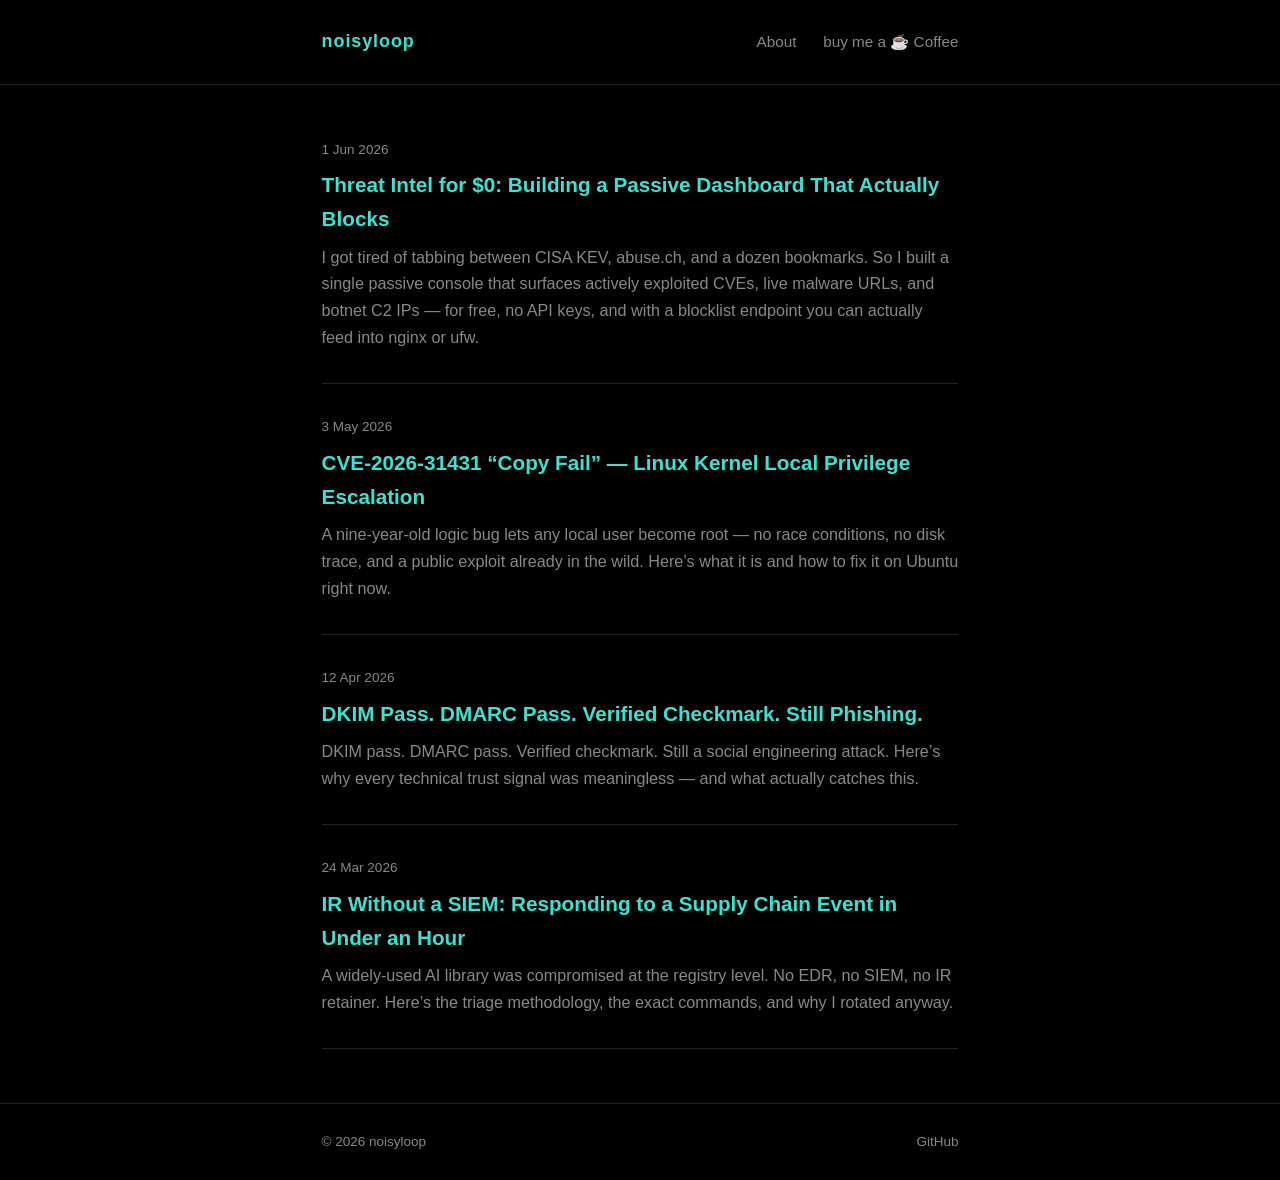
<file: index.html>
<!DOCTYPE html>
<html lang="en">
<head>
  <meta charset="UTF-8">
  <meta name="viewport" content="width=device-width, initial-scale=1.0">
  <title>noisyloop</title>
  <meta name="description" content="Noisy Loop - Attack surface is everyone's problem. I just map it.">
  <meta name="author" content="noisyloop">
  <link rel="canonical" href="https://noisyloop.github.io/">
  <meta property="og:title" content="noisyloop">
  <meta property="og:description" content="Attack surface is everyone's problem. I just map it.">
  <meta property="og:url" content="https://noisyloop.github.io/">
  <meta property="og:type" content="website">
  <link rel="stylesheet" href="assets/css/style.css">
</head>
<body>
<header>
  <div class="wrap">
    <span class="site-name">noisyloop</span>
    <nav>
      <a href="about.html">About</a>
      <a href="https://buymeacoffee.com/noisyloops" target="_blank" rel="noopener">buy me a &#9749; Coffee</a>
    </nav>
  </div>
</header>
<main>
  <div class="wrap">
    <ul class="post-list">
      <li>
        <p class="post-meta">1 Jun 2026</p>
        <h2><a href="posts/free-threat-intel.html">Threat Intel for $0: Building a Passive Dashboard That Actually Blocks</a></h2>
        <p class="post-excerpt">I got tired of tabbing between CISA KEV, abuse.ch, and a dozen bookmarks. So I built a single passive console that surfaces actively exploited CVEs, live malware URLs, and botnet C2 IPs &mdash; for free, no API keys, and with a blocklist endpoint you can actually feed into nginx or ufw.</p>
      </li>
      <li>
        <p class="post-meta">3 May 2026</p>
        <h2><a href="posts/cve-2026-31431.html">CVE-2026-31431 &ldquo;Copy Fail&rdquo; &mdash; Linux Kernel Local Privilege Escalation</a></h2>
        <p class="post-excerpt">A nine-year-old logic bug lets any local user become root &mdash; no race conditions, no disk trace, and a public exploit already in the wild. Here&rsquo;s what it is and how to fix it on Ubuntu right now.</p>
      </li>
      <li>
        <p class="post-meta">12 Apr 2026</p>
        <h2><a href="posts/phishing-in-2026.html">DKIM Pass. DMARC Pass. Verified Checkmark. Still Phishing.</a></h2>
        <p class="post-excerpt">DKIM pass. DMARC pass. Verified checkmark. Still a social engineering attack. Here&rsquo;s why every technical trust signal was meaningless &mdash; and what actually catches this.</p>
      </li>
      <li>
        <p class="post-meta">24 Mar 2026</p>
        <h2><a href="posts/supply-chain-ir.html">IR Without a SIEM: Responding to a Supply Chain Event in Under an Hour</a></h2>
        <p class="post-excerpt">A widely-used AI library was compromised at the registry level. No EDR, no SIEM, no IR retainer. Here&rsquo;s the triage methodology, the exact commands, and why I rotated anyway.</p>
      </li>
    </ul>
  </div>
</main>
<footer>
  <div class="wrap">
    <span>&copy; 2026 noisyloop</span>
    <span><a href="https://github.com/noisyloop" target="_blank">GitHub</a></span>
  </div>
</footer>
</body>
</html>
</file>
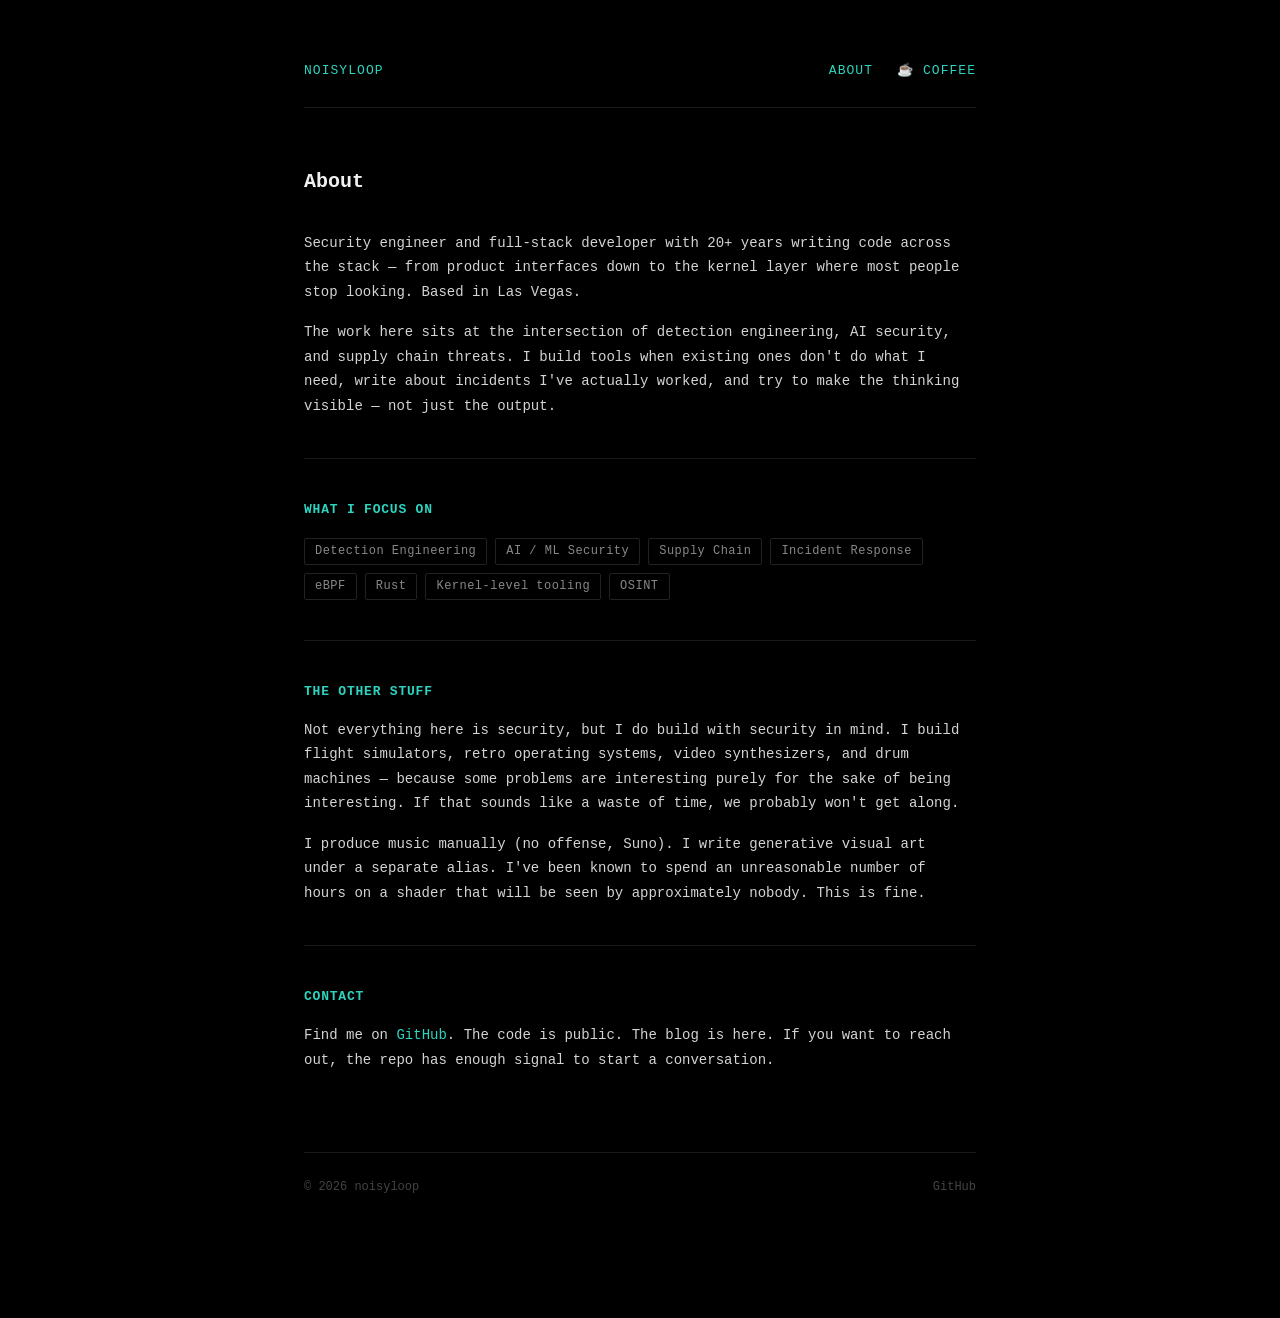
<file: about.html>
<!DOCTYPE html>
<html lang="en">
<head>
  <meta charset="UTF-8">
  <meta name="viewport" content="width=device-width, initial-scale=1.0">
  <meta name="description" content="About noisyloop — security engineer, full-stack developer, and occasional builder of things that have no business existing.">
  <meta name="og:title" content="About — noisyloop">
  <meta name="og:description" content="Security engineer, full-stack developer, and occasional builder of things that have no business existing.">
  <meta name="og:type" content="website">
  <meta name="og:url" content="https://noisyloop.github.io/about.html">
  <title>About — noisyloop</title>
  <style>
    *, *::before, *::after { box-sizing: border-box; margin: 0; padding: 0; }

    body {
      background: #000;
      color: #d4d4d4;
      font-family: ui-monospace, "SFMono-Regular", "Menlo", "Consolas", monospace;
      font-size: 14px;
      line-height: 1.75;
      max-width: 720px;
      margin: 0 auto;
      padding: 60px 24px 120px;
    }

    header {
      margin-bottom: 56px;
      border-bottom: 1px solid #1a1a1a;
      padding-bottom: 24px;
      display: flex;
      justify-content: space-between;
      align-items: center;
    }

    header a {
      color: #2dd4bf;
      text-decoration: none;
      font-size: 13px;
      letter-spacing: 0.08em;
      text-transform: uppercase;
    }

    header a:hover { text-decoration: underline; }

    nav { display: flex; gap: 24px; }

    h1 {
      font-size: 20px;
      color: #f0f0f0;
      font-weight: 700;
      margin-bottom: 32px;
    }

    h2 {
      font-size: 13px;
      color: #2dd4bf;
      font-weight: 600;
      text-transform: uppercase;
      letter-spacing: 0.06em;
      margin: 40px 0 14px;
    }

    p { margin-bottom: 16px; }

    a { color: #2dd4bf; text-decoration: none; }
    a:hover { text-decoration: underline; }

    .tag-row {
      display: flex;
      flex-wrap: wrap;
      gap: 8px;
      margin: 16px 0;
    }

    .tag {
      font-size: 12px;
      color: #888;
      border: 1px solid #222;
      padding: 2px 10px;
      border-radius: 2px;
      letter-spacing: 0.04em;
    }

    hr {
      border: none;
      border-top: 1px solid #1a1a1a;
      margin: 40px 0;
    }

    footer {
      margin-top: 80px;
      padding-top: 24px;
      border-top: 1px solid #1a1a1a;
      display: flex;
      justify-content: space-between;
      font-size: 12px;
      color: #444;
    }

    footer a { color: #444; }
    footer a:hover { color: #2dd4bf; }
  </style>
</head>
<body>

<header>
  <a href="index.html">noisyloop</a>
  <nav>
    <a href="about.html">About</a>
    <a href="https://buymeacoffee.com/noisyloops" target="_blank" rel="noopener">&#9749; coffee</a>
  </nav>
</header>

<main>

  <h1>About</h1>

  <p>Security engineer and full-stack developer with 20+ years writing code across the stack — from product interfaces down to the kernel layer where most people stop looking. Based in Las Vegas.</p>

  <p>The work here sits at the intersection of detection engineering, AI security, and supply chain threats. I build tools when existing ones don't do what I need, write about incidents I've actually worked, and try to make the thinking visible — not just the output.</p>

  <hr>

  <h2>What I focus on</h2>

  <div class="tag-row">
    <span class="tag">Detection Engineering</span>
    <span class="tag">AI / ML Security</span>
    <span class="tag">Supply Chain</span>
    <span class="tag">Incident Response</span>
    <span class="tag">eBPF</span>
    <span class="tag">Rust</span>
    <span class="tag">Kernel-level tooling</span>
    <span class="tag">OSINT</span>
  </div>

  <hr>

  <h2>The other stuff</h2>

  <p>Not everything here is security, but I do build with security in mind. I build flight simulators, retro operating systems, video synthesizers, and drum machines — because some problems are interesting purely for the sake of being interesting. If that sounds like a waste of time, we probably won't get along.</p>

  <p>I produce music manually (no offense, Suno). I write generative visual art under a separate alias. I've been known to spend an unreasonable number of hours on a shader that will be seen by approximately nobody. This is fine.</p>

  <hr>

  <h2>Contact</h2>

  <p>Find me on <a href="https://github.com/noisyloop" target="_blank" rel="noopener">GitHub</a>. The code is public. The blog is here. If you want to reach out, the repo has enough signal to start a conversation.</p>

</main>

<footer>
  <span>&copy; 2026 noisyloop</span>
  <span><a href="https://github.com/noisyloop" target="_blank">GitHub</a></span>
</footer>

</body>
</html>
</file>
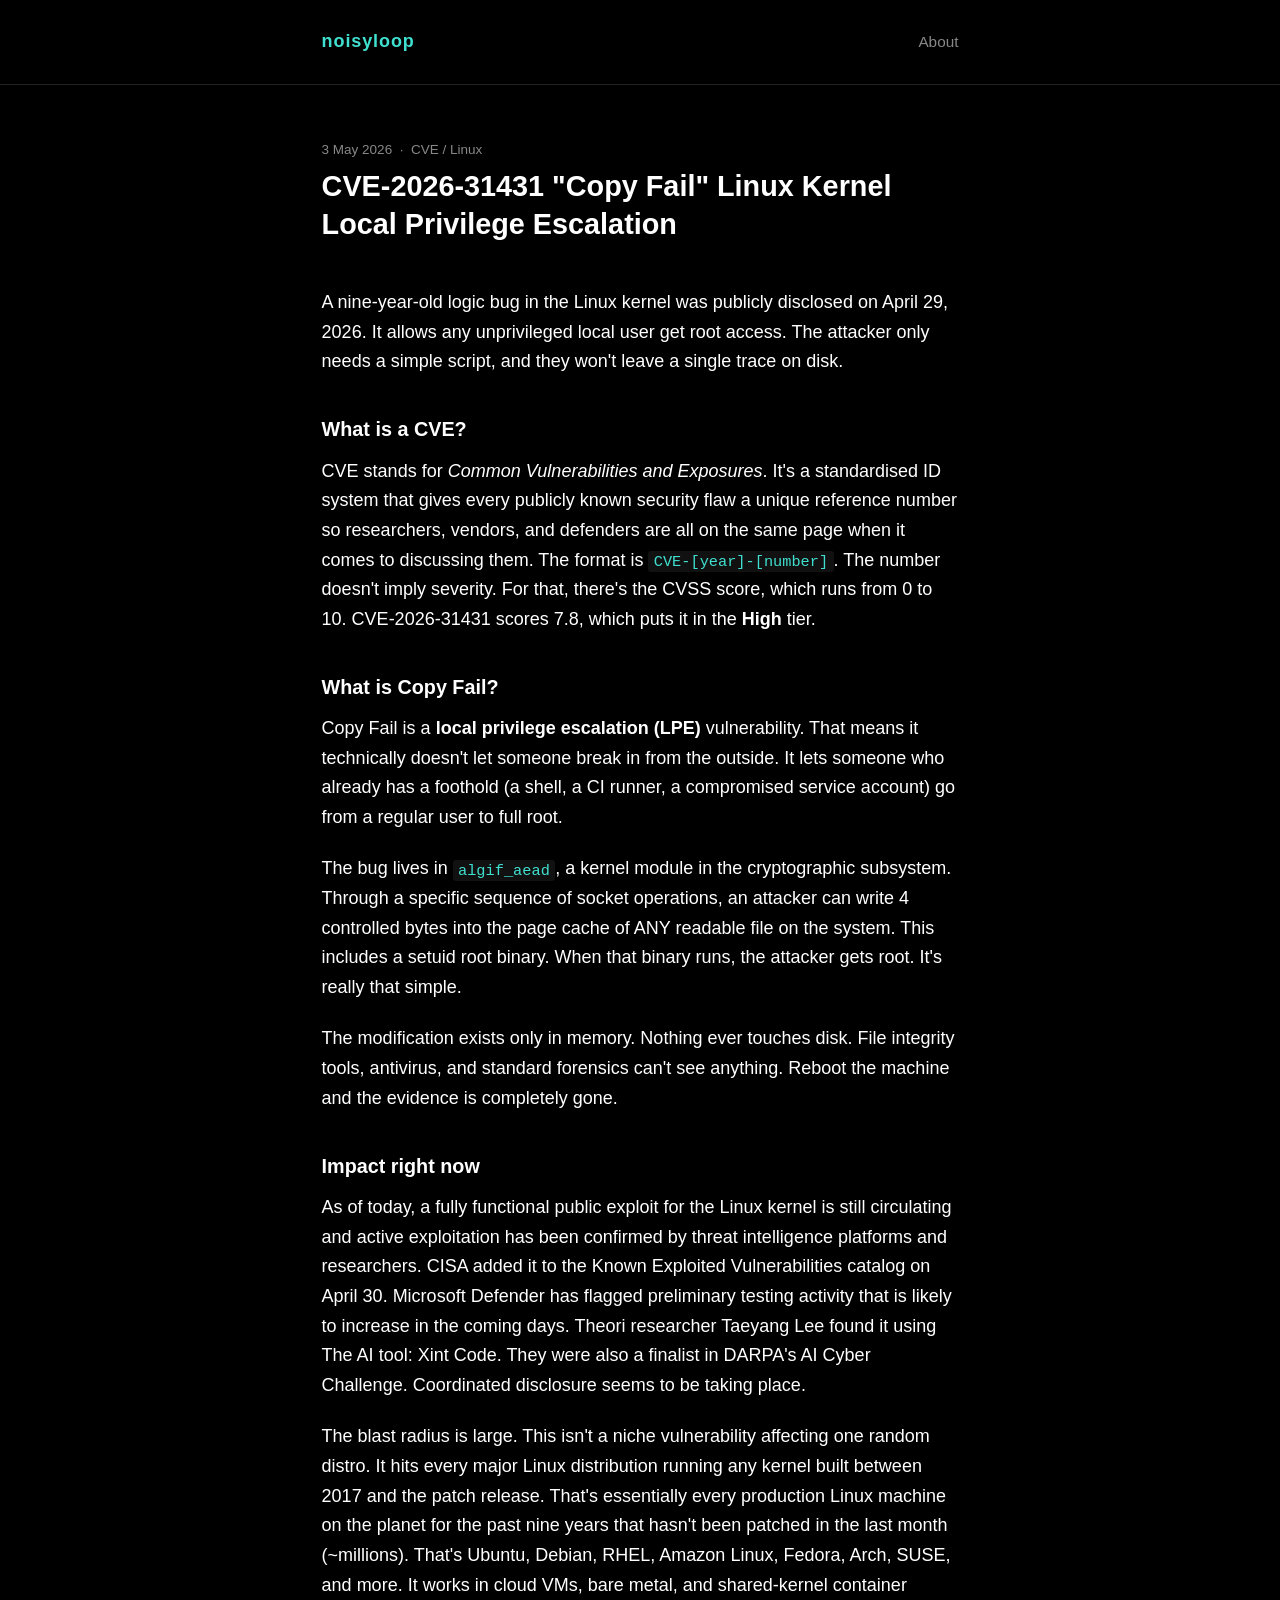
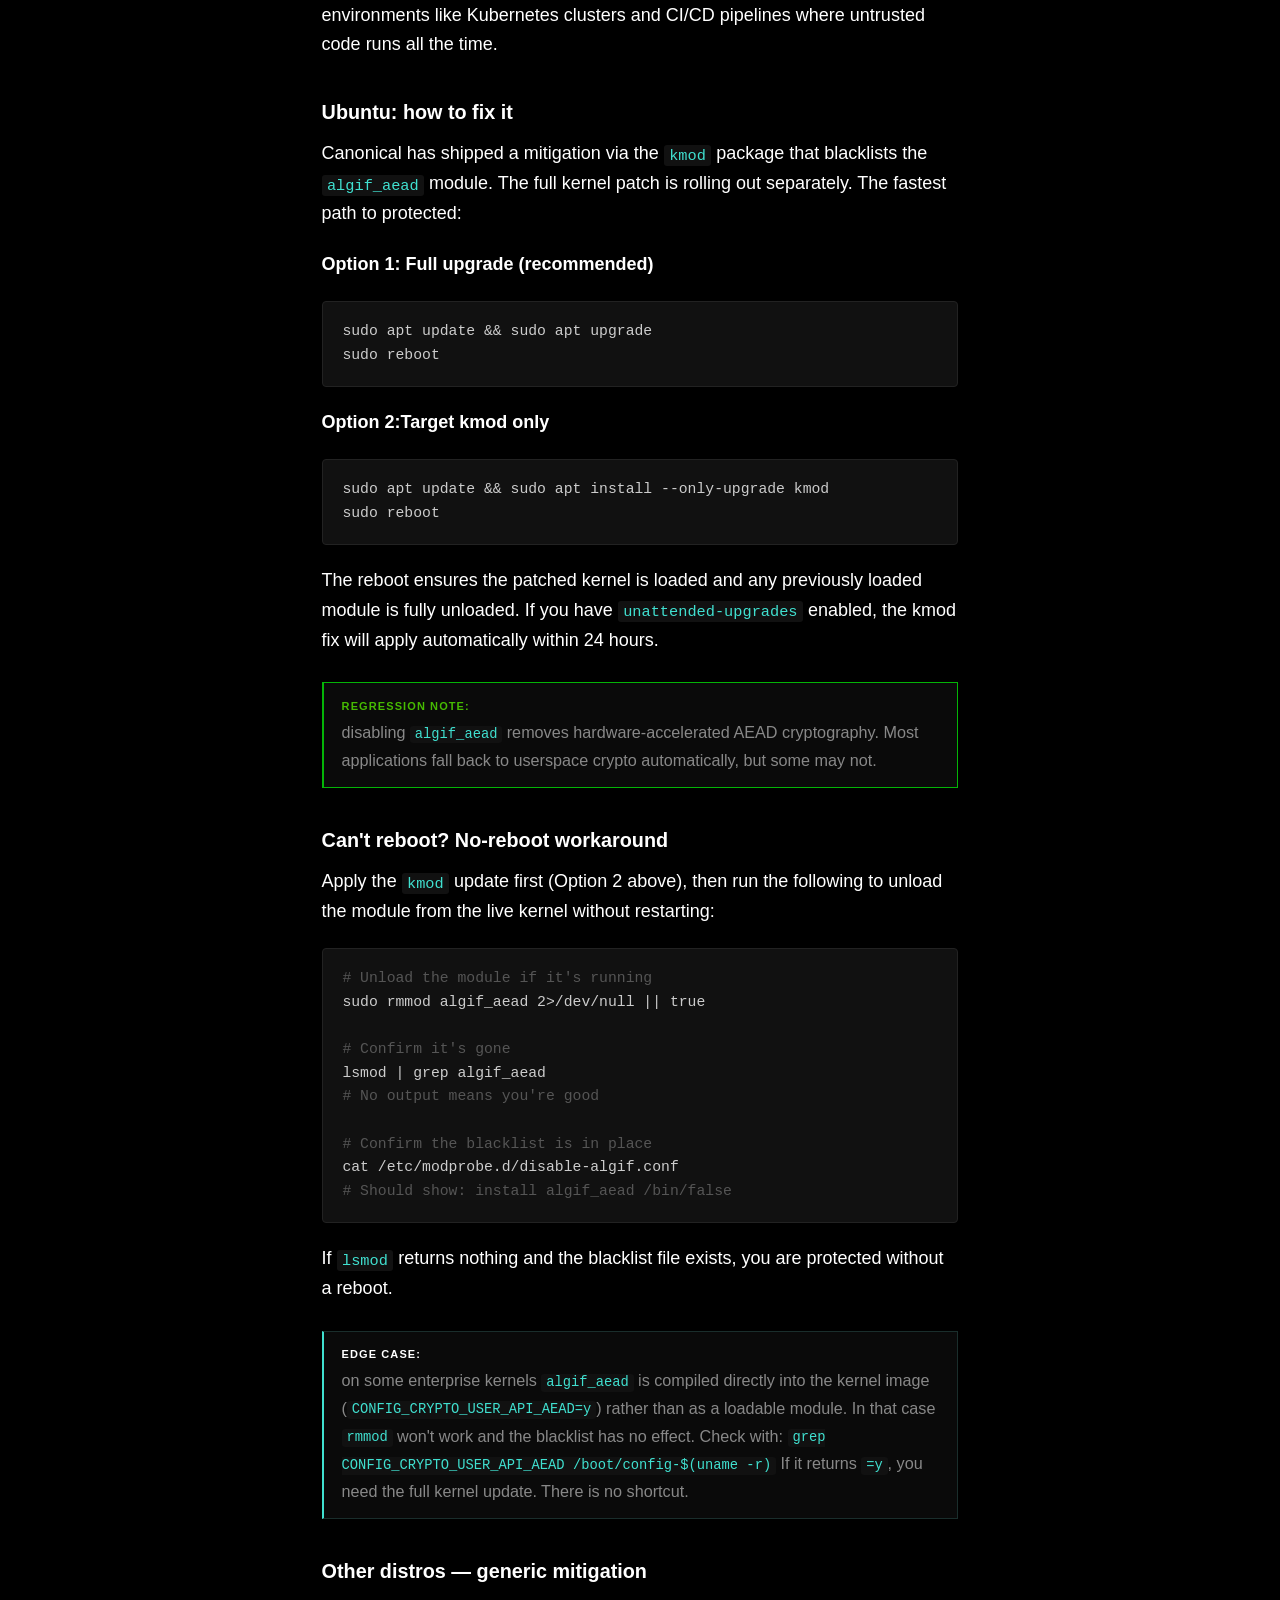
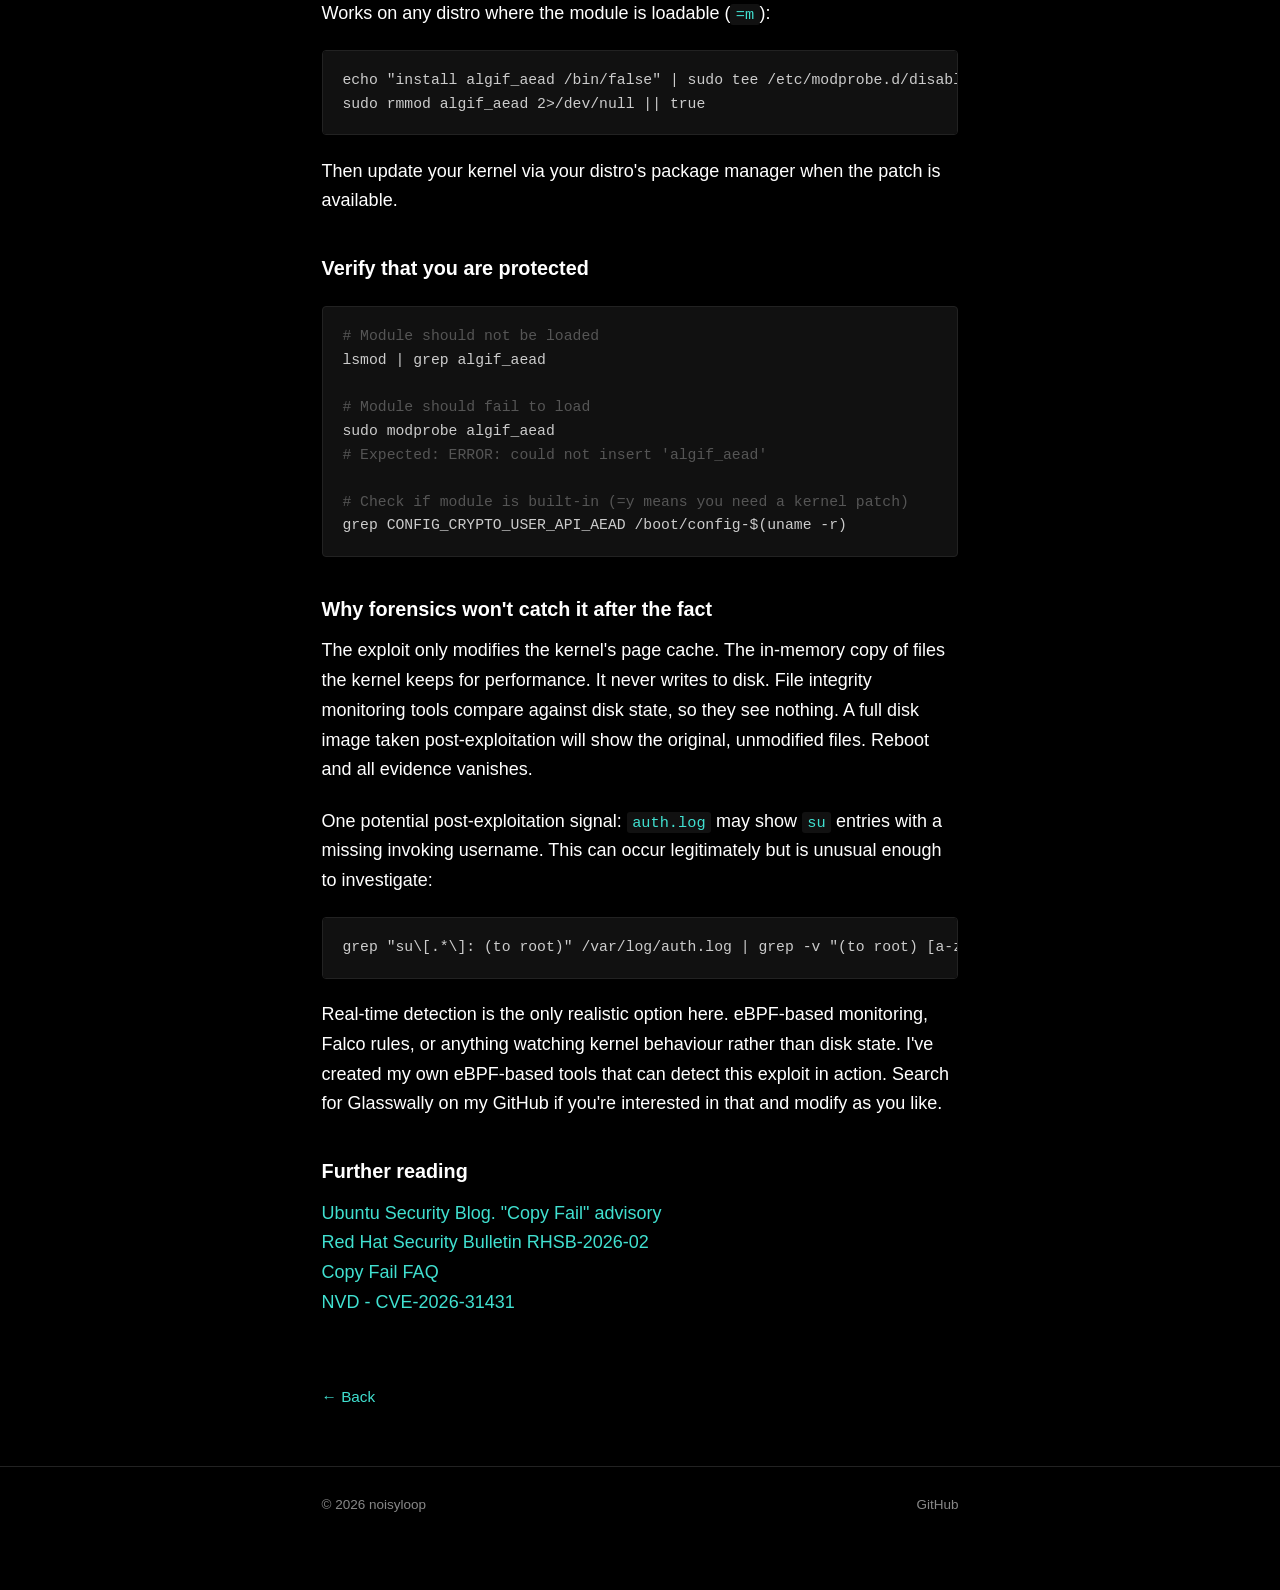
<file: posts/cve-2026-31431.html>
<!DOCTYPE html>
<html lang="en">
<head>
  <meta charset="UTF-8">
  <meta name="viewport" content="width=device-width, initial-scale=1.0">
  <title>CVE-2026-31431 "Copy Fail" — Linux Kernel LPE | noisyloop</title>
  <meta name="description" content="A nine-year-old logic bug in the Linux kernel lets any local user become root. What it is, who's affected, and how to fix it on Ubuntu right now.">
  <meta name="author" content="Noisy Loop">
  <link rel="canonical" href="https://noisyloop.github.io/posts/cve-2026-31431.html">
  <meta property="og:title" content='CVE-2026-31431 "Copy Fail" — Linux Kernel LPE'>
  <meta property="og:description" content="A nine-year-old logic bug in the Linux kernel lets any local user become root. What it is, who's affected, and how to fix it.">
  <meta property="og:url" content="https://noisyloop.github.io/posts/cve-2026-31431.html">
  <meta property="og:type" content="article">
  <link rel="stylesheet" href="../assets/css/style.css">
  <style>
    /* ── Code blocks ── */
    .post-body pre {
      background: #111;
      border: 1px solid var(--border);
      border-radius: 4px;
      padding: 1rem 1.1rem;
      overflow-x: auto;
      margin: 1.2rem 0;
      font-size: 0.82rem;
      line-height: 1.6;
      font-family: "SFMono-Regular", Consolas, "Liberation Mono", Menlo, monospace;
      color: #ccc;
    }
    .post-body pre code {
      background: none;
      padding: 0;
      font-size: inherit;
      color: inherit;
      border-radius: 0;
    }
    /* ── Inline code override for visibility ── */
    .post-body code {
      color: var(--link);
    }
    /* ── Comment lines inside pre ── */
    .post-body pre .cm  { color: #555; }
    /* ── Callout box ── */
    .callout {
      border-left: 2px solid var(--link);
      padding: 0.75rem 1rem;
      background: #0a0a0a;
      margin: 1.5rem 0;
      font-size: 0.9rem;
      color: var(--muted);
    }
    .callout strong { color: var(--text); font-weight: 600; }
    .callout.warn  { border-color: #04b407; }
    .callout.warn strong { color: #46ba02; }
    /* ── Stat row ── */
    .stat-row {
      display: flex;
      gap: 1rem;
      flex-wrap: wrap;
      margin: 1.5rem 0;
    }
    .stat {
      background: #0d0d0d;
      border: 1px solid var(--border);
      border-radius: 4px;
      padding: 0.75rem 1rem;
      flex: 1;
      min-width: 120px;
    }
    .stat-val { font-size: 1.4rem; font-weight: 700; color: var(--link); line-height: 1; }
    .stat-lbl { font-size: 0.7rem; color: var(--muted); margin-top: 0.25rem; text-transform: uppercase; letter-spacing: 0.05em; }
    /* ── Timeline ── */
    .timeline { margin: 1.2rem 0; display: flex; flex-direction: column; gap: 0; }
    .tl {
      display: flex;
      gap: 1rem;
      padding-bottom: 1.1rem;
      font-size: 0.9rem;
    }
    .tl-date { color: var(--muted); min-width: 90px; padding-top: 0.05rem; font-size: 0.78rem; flex-shrink: 0; }
    .tl-body { color: var(--text); }
    .tl-body strong { color: var(--link); }
    /* ── Table ── */
    .post-body table {
      width: 100%;
      border-collapse: collapse;
      font-size: 0.85rem;
      margin: 1.2rem 0;
    }
    .post-body th {
      text-align: left;
      padding: 0.5rem 0.75rem;
      border-bottom: 1px solid var(--border);
      color: var(--muted);
      font-weight: 600;
      font-size: 0.75rem;
      text-transform: uppercase;
      letter-spacing: 0.05em;
    }
    .post-body td {
      padding: 0.55rem 0.75rem;
      border-bottom: 1px solid var(--border);
      color: var(--muted);
    }
    .post-body td:first-child { color: var(--text); }
    .ok  { color: #22c55e !important; }
    .bad { color: #13c333 !important; }
    .mid { color: #08d80b !important; }
    @media (max-width: 600px) {
      .stat-row { flex-direction: column; }
      .tl-date { min-width: 70px; }
    }
  </style>
</head>
<body>

<header>
  <div class="wrap">
    <span class="site-name"><a href="../index.html" style="color:var(--link);text-decoration:none;">noisyloop</a></span>
    <nav>
      <a href="../about.html">About</a>
    </nav>
  </div>
</header>

<main>
  <div class="wrap">

    <div class="post-header">
      <p class="post-meta">3 May 2026 &nbsp;·&nbsp; CVE / Linux</p>
      <h1>CVE-2026-31431 "Copy Fail" Linux Kernel Local Privilege Escalation</h1>
    </div>

    <div class="post-body">

      <p>
        A nine-year-old logic bug in the Linux kernel was publicly disclosed on April 29, 2026.
        It allows any unprivileged local user get root access. The attacker only needs a simple script, and they won't leave a single trace on disk.
      </p>

      <h2>What is a CVE?</h2>
      <p>
        CVE stands for <em>Common Vulnerabilities and Exposures</em>. It's a standardised ID system
        that gives every publicly known security flaw a unique reference number so researchers,
        vendors, and defenders are all on the same page when it comes to discussing them. The format is
        <code>CVE-[year]-[number]</code>. The number doesn't imply severity. For that, there's
        the CVSS score, which runs from 0 to 10. CVE-2026-31431 scores 7.8, which puts it in the
        <strong>High</strong> tier.
      </p>

      <h2>What is Copy Fail?</h2>
      <p>
        Copy Fail is a <strong>local privilege escalation (LPE)</strong> vulnerability. That means it technically
        doesn't let someone break in from the outside. It lets someone who already has a foothold
        (a shell, a CI runner, a compromised service account) go from a regular user to full root.
      </p>
      <p>
        The bug lives in <code>algif_aead</code>, a kernel module in the cryptographic subsystem.
        Through a specific sequence of socket operations, an attacker can write 4 controlled bytes
        into the page cache of ANY readable file on the system. This includes a setuid root binary.
        When that binary runs, the attacker gets root. It's really that simple.
      </p>
      <p>
        The modification exists only in memory. Nothing ever touches disk. File integrity tools, antivirus,
        and standard forensics can't see anything. Reboot the machine and the evidence is completely gone.
      </p>

      <h2>Impact right now</h2>
      <p>
        As of today, a fully functional public exploit for the Linux kernel is still circulating and active exploitation has been confirmed
        by threat intelligence platforms and researchers. CISA added it to the Known Exploited Vulnerabilities catalog on April 30.
        Microsoft Defender has flagged preliminary testing activity that is likely to increase in the coming days. Theori researcher Taeyang Lee found it using The AI tool: Xint Code. They were also a finalist in DARPA's AI Cyber Challenge. Coordinated disclosure seems to be taking place.
      </p>
      <p>
        The blast radius is large. This isn't a niche vulnerability affecting one random distro.
        It hits every major Linux distribution running any kernel built between 2017 and the patch release. That's essentially every production Linux machine on the planet for the past nine years that hasn't been patched in the last month (~millions). 
        That's Ubuntu, Debian, RHEL, Amazon Linux, Fedora, Arch, SUSE, and more. It works in cloud VMs,
        bare metal, and shared-kernel container environments like Kubernetes clusters
        and CI/CD pipelines where untrusted code runs all the time.
      </p>

      <h2>Ubuntu: how to fix it</h2>
      <p>
        Canonical has shipped a mitigation via the <code>kmod</code> package that blacklists the
        <code>algif_aead</code> module. The full kernel patch is rolling out separately.
        The fastest path to protected:
      </p>

      <p><strong>Option 1: Full upgrade (recommended)</strong></p>
      <pre><code>sudo apt update && sudo apt upgrade
sudo reboot</code></pre>

      <p><strong>Option 2:Target kmod only</strong></p>
      <pre><code>sudo apt update && sudo apt install --only-upgrade kmod
sudo reboot</code></pre>

      <p>
        The reboot ensures the patched kernel is loaded and any previously loaded module is fully unloaded.
        If you have <code>unattended-upgrades</code> enabled, the kmod fix
        will apply automatically within 24 hours.
      </p>

      <div class="callout warn">
        <strong>Regression note:</strong> disabling <code>algif_aead</code> removes hardware-accelerated AEAD cryptography.
        Most applications fall back to userspace crypto automatically, but some may not.
      </div>

      <h2>Can't reboot? No-reboot workaround</h2>
      <p>
        Apply the <code>kmod</code> update first (Option 2 above), then run the following to
        unload the module from the live kernel without restarting:
      </p>

      <pre><code><span class="cm"># Unload the module if it's running</span>
sudo rmmod algif_aead 2>/dev/null || true

<span class="cm"># Confirm it's gone</span>
lsmod | grep algif_aead
<span class="cm"># No output means you're good</span>

<span class="cm"># Confirm the blacklist is in place</span>
cat /etc/modprobe.d/disable-algif.conf
<span class="cm"># Should show: install algif_aead /bin/false</span></code></pre>

      <p>
        If <code>lsmod</code> returns nothing and the blacklist file exists, you are protected without a reboot.
      </p>

      <div class="callout">
        <strong>Edge case:</strong> on some enterprise kernels <code>algif_aead</code> is compiled directly into
        the kernel image (<code>CONFIG_CRYPTO_USER_API_AEAD=y</code>) rather than as a loadable module.
        In that case <code>rmmod</code> won't work and the blacklist has no effect.
        Check with: <code>grep CONFIG_CRYPTO_USER_API_AEAD /boot/config-$(uname -r)</code>
        If it returns <code>=y</code>, you need the full kernel update. There is no shortcut.
      </div>

      <h2>Other distros &mdash; generic mitigation</h2>
      <p>Works on any distro where the module is loadable (<code>=m</code>):</p>

      <pre><code>echo "install algif_aead /bin/false" | sudo tee /etc/modprobe.d/disable-algif.conf
sudo rmmod algif_aead 2&gt;/dev/null || true</code></pre>

      <p>Then update your kernel via your distro's package manager when the patch is available.</p>

      <h2>Verify that you are protected</h2>
      <pre><code><span class="cm"># Module should not be loaded</span>
lsmod | grep algif_aead

<span class="cm"># Module should fail to load</span>
sudo modprobe algif_aead
<span class="cm"># Expected: ERROR: could not insert 'algif_aead'</span>

<span class="cm"># Check if module is built-in (=y means you need a kernel patch)</span>
grep CONFIG_CRYPTO_USER_API_AEAD /boot/config-$(uname -r)</code></pre>

      <h2>Why forensics won't catch it after the fact</h2>
      <p>
        The exploit only modifies the kernel's page cache. The in-memory copy of files the kernel keeps
        for performance. It never writes to disk. File integrity monitoring tools compare against disk state,
        so they see nothing. A full disk image taken post-exploitation will show the original, unmodified files.
        Reboot and all evidence vanishes.
      </p>
      <p>
        One potential post-exploitation signal: <code>auth.log</code> may show <code>su</code> entries with
        a missing invoking username. This can occur legitimately but is unusual enough to investigate:
      </p>
      <pre><code>grep "su\[.*\]: (to root)" /var/log/auth.log | grep -v "(to root) [a-zA-Z]"</code></pre>
      <p>
        Real-time detection is the only realistic option here. eBPF-based monitoring, Falco rules,
        or anything watching kernel behaviour rather than disk state. I've created my own eBPF-based tools that can detect this exploit in action. Search for Glasswally on my GitHub if you're interested in that and modify as you like.
      </p>
      <h2>Further reading</h2>
      <p>
        <a href="https://ubuntu.com/blog/copy-fail-vulnerability-fixes-available" target="_blank">Ubuntu Security Blog. "Copy Fail" advisory</a><br>
        <a href="https://access.redhat.com/security/vulnerabilities/RHSB-2026-02" target="_blank">Red Hat Security Bulletin RHSB-2026-02</a><br>
        <a href="https://www.tenable.com/blog/copy-fail-cve-2026-31431-frequently-asked-questions-about-linux-kernel-privilege-escalation" target="_blank">Copy Fail FAQ</a><br>
        <a href="https://nvd.nist.gov/vuln/detail/CVE-2026-31431" target="_blank">NVD - CVE-2026-31431</a>
      </p>

      <a href="../index.html" class="back">&larr; Back</a>

    </div>
  </div>
</main>

<footer>
  <div class="wrap">
    <span>&copy; 2026 noisyloop</span>
    <span><a href="https://github.com/noisyloop" target="_blank">GitHub</a></span>
  </div>
</footer>

</body>
</html>
</file>
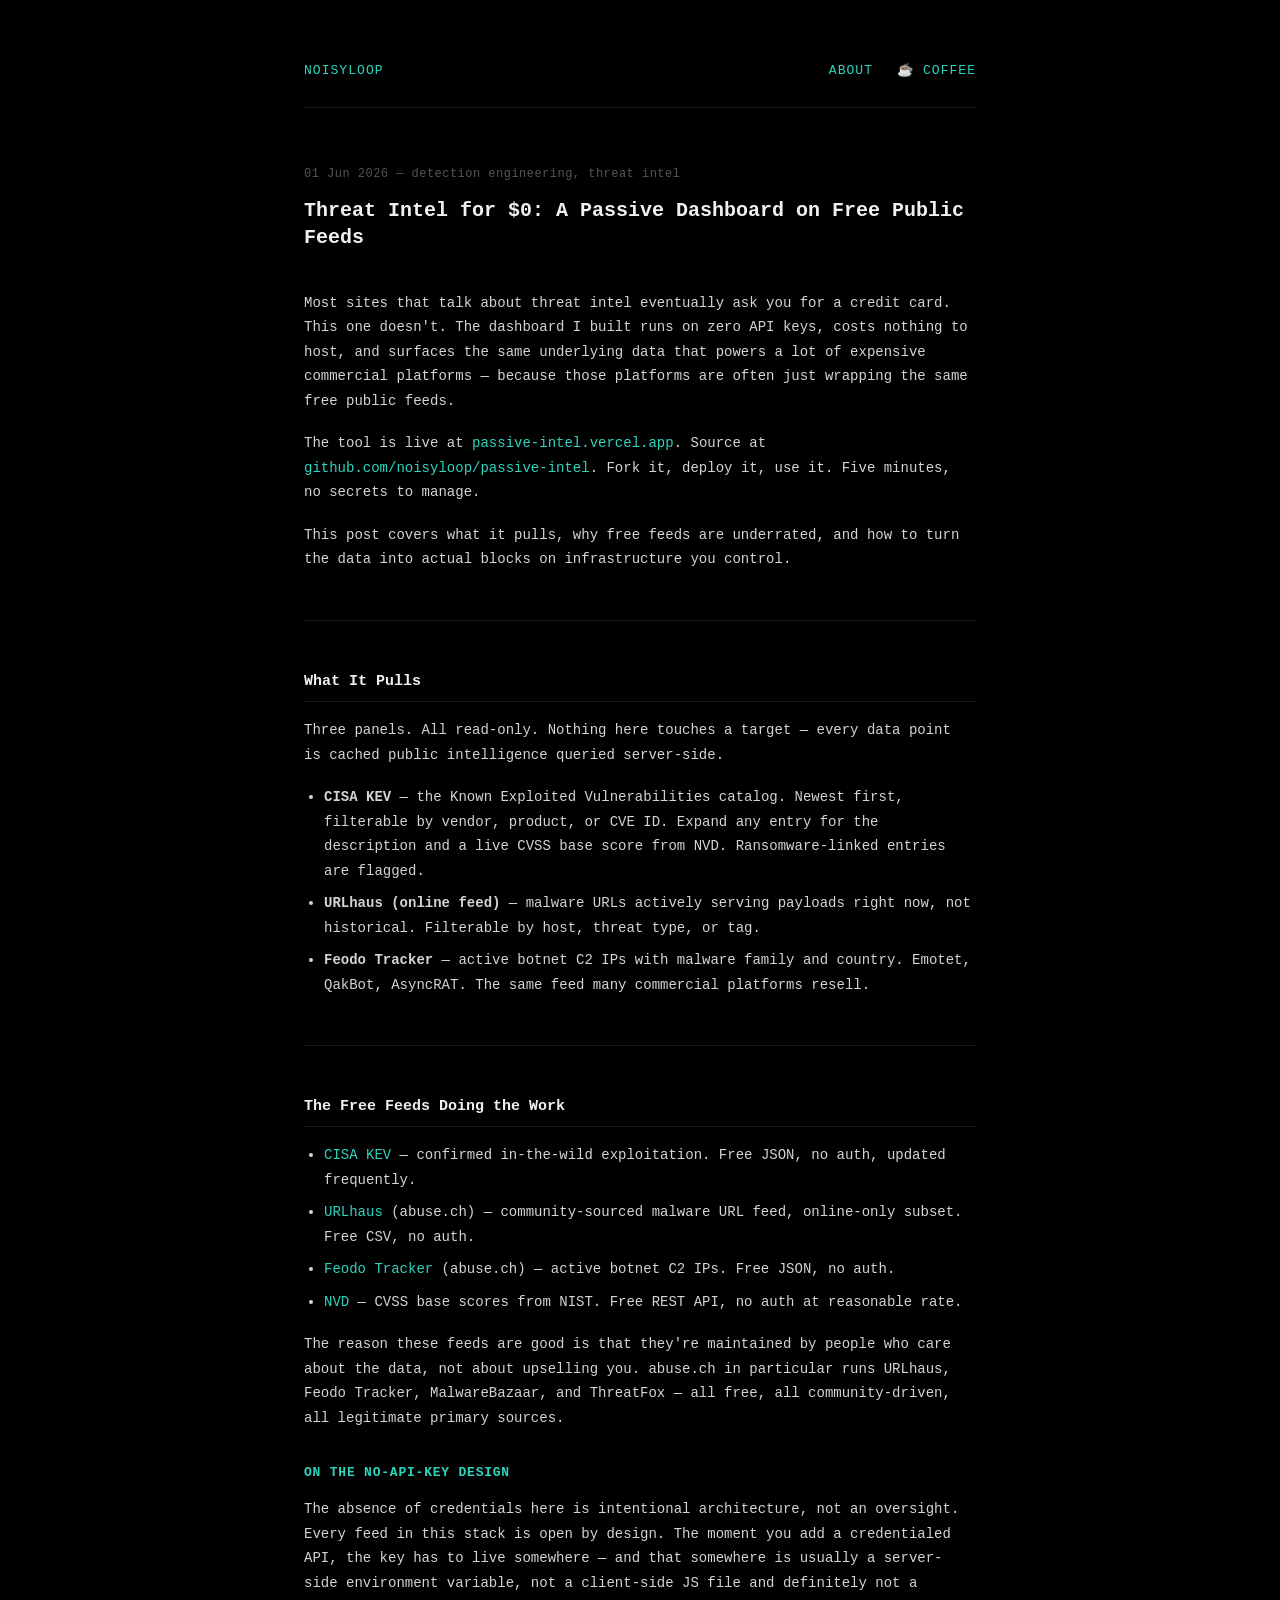
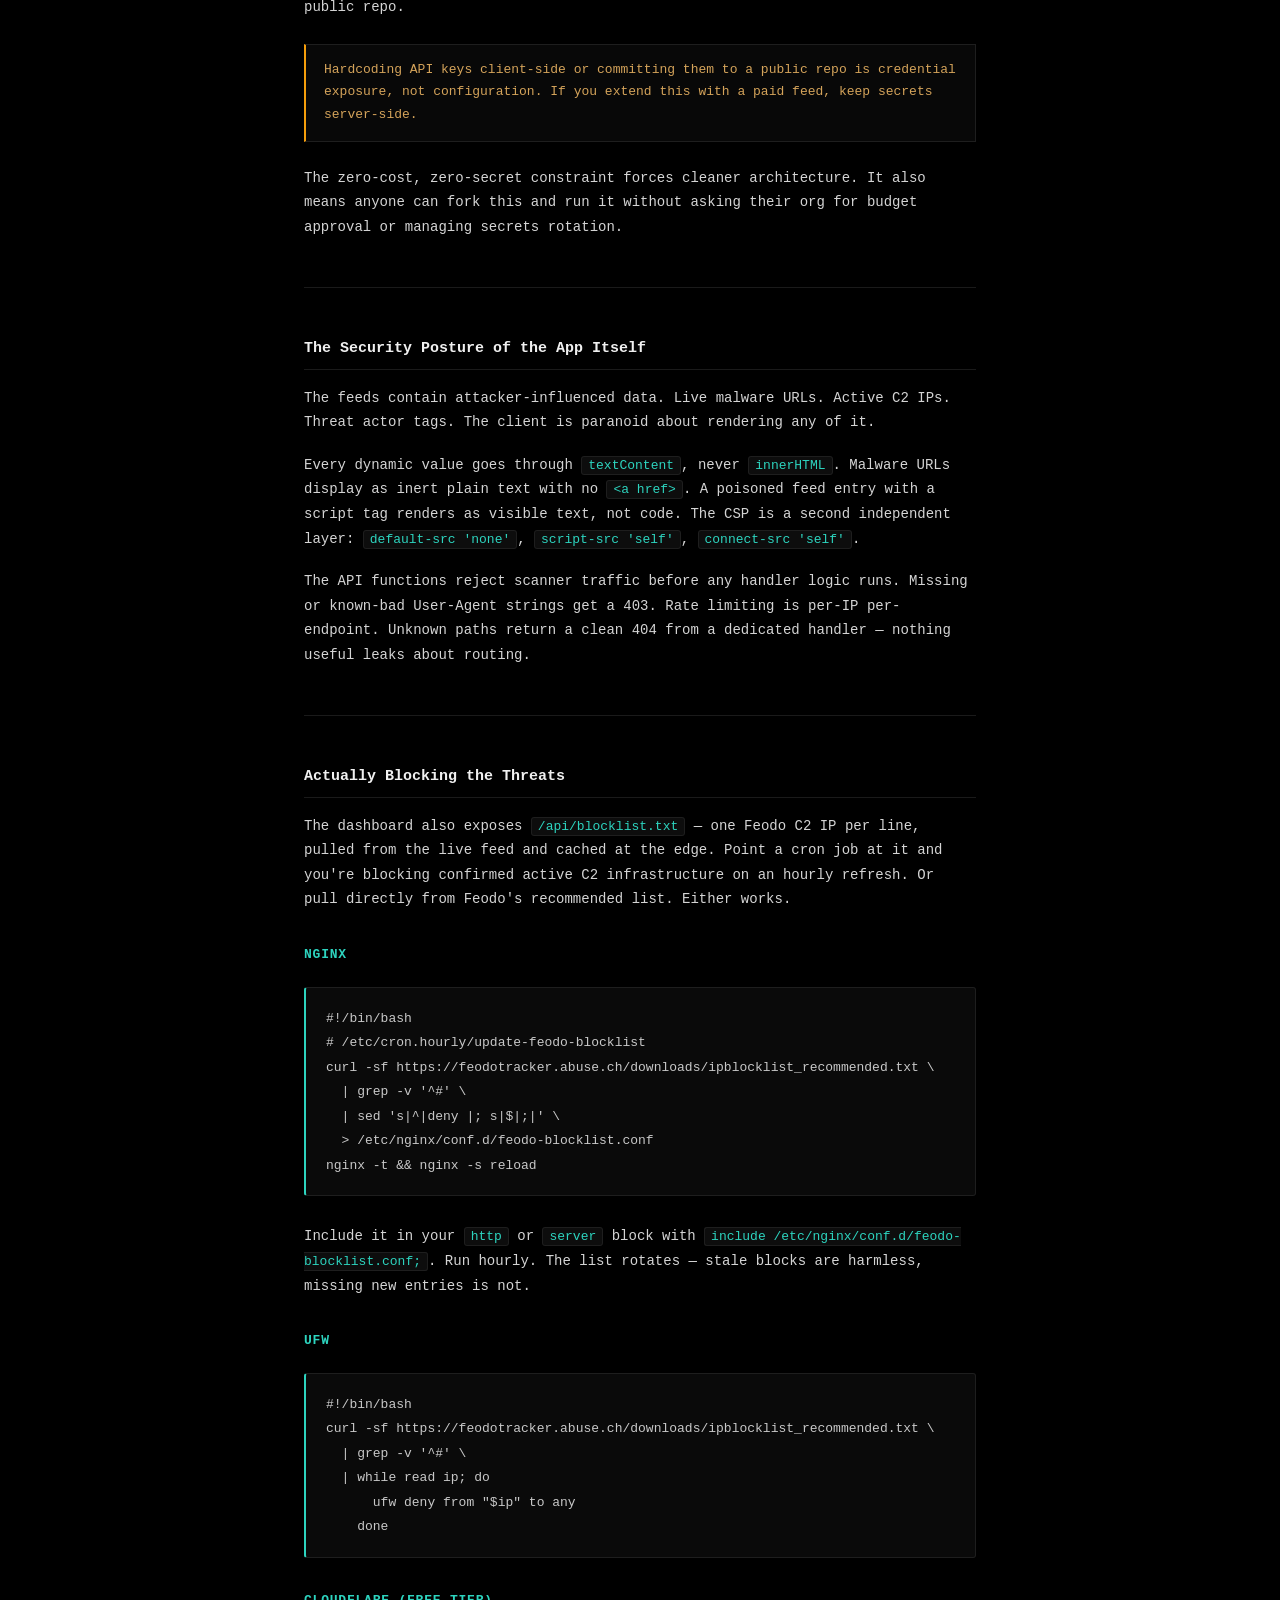
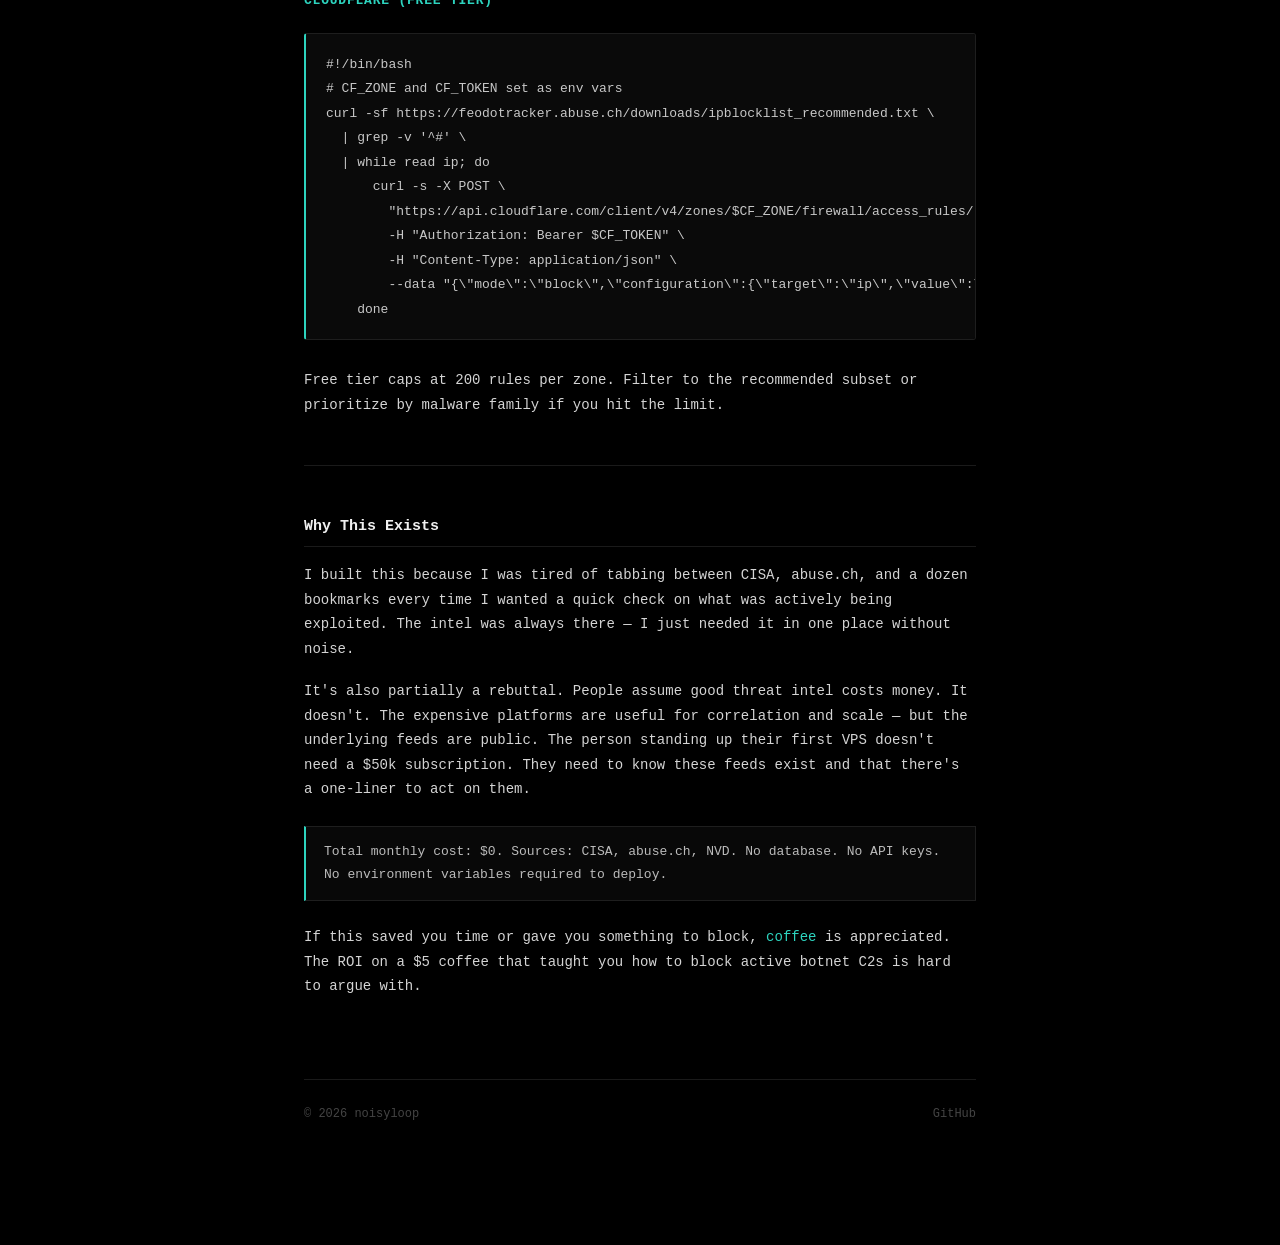
<file: posts/free-threat-intel.html>
<!DOCTYPE html>
<html lang="en">
<head>
  <meta charset="UTF-8">
  <meta name="viewport" content="width=device-width, initial-scale=1.0">
  <meta name="description" content="A passive threat intel dashboard built entirely on free, no-auth public feeds. CISA KEV, URLhaus, and Feodo Tracker in one place. Zero cost, zero API keys, deployable in minutes.">
  <title>Threat Intel for $0: A Passive Dashboard on Free Public Feeds | noisyloop</title>
  <style>
    *, *::before, *::after { box-sizing: border-box; margin: 0; padding: 0; }

    body {
      background: #000;
      color: #d4d4d4;
      font-family: ui-monospace, "SFMono-Regular", "Menlo", "Consolas", monospace;
      font-size: 14px;
      line-height: 1.75;
      max-width: 720px;
      margin: 0 auto;
      padding: 60px 24px 120px;
    }

    header {
      margin-bottom: 56px;
      border-bottom: 1px solid #1a1a1a;
      padding-bottom: 24px;
      display: flex;
      justify-content: space-between;
      align-items: center;
    }

    header a {
      color: #2dd4bf;
      text-decoration: none;
      font-size: 13px;
      letter-spacing: 0.08em;
      text-transform: uppercase;
    }

    header a:hover { text-decoration: underline; }

    nav { display: flex; gap: 24px; }

    .post-meta {
      font-size: 12px;
      color: #555;
      margin-bottom: 12px;
      letter-spacing: 0.04em;
    }

    h1 {
      font-size: 20px;
      color: #f0f0f0;
      font-weight: 700;
      line-height: 1.35;
      margin-bottom: 40px;
    }

    h2 {
      font-size: 15px;
      color: #f0f0f0;
      font-weight: 700;
      margin: 48px 0 16px;
      padding-bottom: 6px;
      border-bottom: 1px solid #1a1a1a;
    }

    h3 {
      font-size: 13px;
      color: #2dd4bf;
      font-weight: 600;
      margin: 32px 0 12px;
      text-transform: uppercase;
      letter-spacing: 0.06em;
    }

    p { margin-bottom: 18px; }

    a { color: #2dd4bf; text-decoration: none; }
    a:hover { text-decoration: underline; }

    ul, ol {
      margin: 0 0 18px 20px;
    }

    li { margin-bottom: 8px; }

    code {
      background: #0d0d0d;
      border: 1px solid #1e1e1e;
      color: #2dd4bf;
      padding: 1px 6px;
      border-radius: 3px;
      font-size: 13px;
    }

    pre {
      background: #0a0a0a;
      border: 1px solid #1e1e1e;
      border-left: 2px solid #2dd4bf;
      padding: 18px 20px;
      overflow-x: auto;
      margin: 20px 0 28px;
      border-radius: 3px;
    }

    pre code {
      background: none;
      border: none;
      padding: 0;
      color: #c8c8c8;
      font-size: 13px;
      line-height: 1.65;
    }

    hr {
      border: none;
      border-top: 1px solid #1a1a1a;
      margin: 48px 0;
    }

    .callout {
      border: 1px solid #1e1e1e;
      border-left: 2px solid #2dd4bf;
      background: #080808;
      padding: 14px 18px;
      margin: 24px 0;
      font-size: 13px;
      color: #bbb;
    }

    .callout.warn {
      border-left-color: #f59e0b;
      color: #d4a35a;
    }

    footer {
      margin-top: 80px;
      padding-top: 24px;
      border-top: 1px solid #1a1a1a;
      display: flex;
      justify-content: space-between;
      font-size: 12px;
      color: #444;
    }

    footer a { color: #444; }
    footer a:hover { color: #2dd4bf; }
  </style>
</head>
<body>

<header>
  <a href="../index.html">noisyloop</a>
  <nav>
    <a href="../about.html">About</a>
    <a href="https://buymeacoffee.com/noisyloops" target="_blank" rel="noopener">&#9749; coffee</a>
  </nav>
</header>

<main>

  <p class="post-meta">01 Jun 2026 &mdash; detection engineering, threat intel</p>
  <h1>Threat Intel for $0: A Passive Dashboard on Free Public Feeds</h1>

  <p>Most sites that talk about threat intel eventually ask you for a credit card. This one doesn't. The dashboard I built runs on zero API keys, costs nothing to host, and surfaces the same underlying data that powers a lot of expensive commercial platforms &mdash; because those platforms are often just wrapping the same free public feeds.</p>

  <p>The tool is live at <a href="https://passive-intel.vercel.app" target="_blank">passive-intel.vercel.app</a>. Source at <a href="https://github.com/noisyloop/passive-intel" target="_blank">github.com/noisyloop/passive-intel</a>. Fork it, deploy it, use it. Five minutes, no secrets to manage.</p>

  <p>This post covers what it pulls, why free feeds are underrated, and how to turn the data into actual blocks on infrastructure you control.</p>

  <hr>

  <h2>What It Pulls</h2>

  <p>Three panels. All read-only. Nothing here touches a target &mdash; every data point is cached public intelligence queried server-side.</p>

  <ul>
    <li><strong>CISA KEV</strong> &mdash; the Known Exploited Vulnerabilities catalog. Newest first, filterable by vendor, product, or CVE ID. Expand any entry for the description and a live CVSS base score from NVD. Ransomware-linked entries are flagged.</li>
    <li><strong>URLhaus (online feed)</strong> &mdash; malware URLs actively serving payloads right now, not historical. Filterable by host, threat type, or tag.</li>
    <li><strong>Feodo Tracker</strong> &mdash; active botnet C2 IPs with malware family and country. Emotet, QakBot, AsyncRAT. The same feed many commercial platforms resell.</li>
  </ul>

  <hr>

  <h2>The Free Feeds Doing the Work</h2>

  <ul>
    <li><a href="https://www.cisa.gov/known-exploited-vulnerabilities-catalog" target="_blank">CISA KEV</a> &mdash; confirmed in-the-wild exploitation. Free JSON, no auth, updated frequently.</li>
    <li><a href="https://urlhaus.abuse.ch/" target="_blank">URLhaus</a> (abuse.ch) &mdash; community-sourced malware URL feed, online-only subset. Free CSV, no auth.</li>
    <li><a href="https://feodotracker.abuse.ch/" target="_blank">Feodo Tracker</a> (abuse.ch) &mdash; active botnet C2 IPs. Free JSON, no auth.</li>
    <li><a href="https://nvd.nist.gov/" target="_blank">NVD</a> &mdash; CVSS base scores from NIST. Free REST API, no auth at reasonable rate.</li>
  </ul>

  <p>The reason these feeds are good is that they're maintained by people who care about the data, not about upselling you. abuse.ch in particular runs URLhaus, Feodo Tracker, MalwareBazaar, and ThreatFox &mdash; all free, all community-driven, all legitimate primary sources.</p>

  <h3>On the no-API-key design</h3>

  <p>The absence of credentials here is intentional architecture, not an oversight. Every feed in this stack is open by design. The moment you add a credentialed API, the key has to live somewhere &mdash; and that somewhere is usually a server-side environment variable, not a client-side JS file and definitely not a public repo.</p>

  <div class="callout warn">
    Hardcoding API keys client-side or committing them to a public repo is credential exposure, not configuration. If you extend this with a paid feed, keep secrets server-side.
  </div>

  <p>The zero-cost, zero-secret constraint forces cleaner architecture. It also means anyone can fork this and run it without asking their org for budget approval or managing secrets rotation.</p>

  <hr>

  <h2>The Security Posture of the App Itself</h2>

  <p>The feeds contain attacker-influenced data. Live malware URLs. Active C2 IPs. Threat actor tags. The client is paranoid about rendering any of it.</p>

  <p>Every dynamic value goes through <code>textContent</code>, never <code>innerHTML</code>. Malware URLs display as inert plain text with no <code>&lt;a href&gt;</code>. A poisoned feed entry with a script tag renders as visible text, not code. The CSP is a second independent layer: <code>default-src 'none'</code>, <code>script-src 'self'</code>, <code>connect-src 'self'</code>.</p>

  <p>The API functions reject scanner traffic before any handler logic runs. Missing or known-bad User-Agent strings get a 403. Rate limiting is per-IP per-endpoint. Unknown paths return a clean 404 from a dedicated handler &mdash; nothing useful leaks about routing.</p>

  <hr>

  <h2>Actually Blocking the Threats</h2>

  <p>The dashboard also exposes <code>/api/blocklist.txt</code> &mdash; one Feodo C2 IP per line, pulled from the live feed and cached at the edge. Point a cron job at it and you're blocking confirmed active C2 infrastructure on an hourly refresh. Or pull directly from Feodo's recommended list. Either works.</p>

  <h3>nginx</h3>

<pre><code>#!/bin/bash
# /etc/cron.hourly/update-feodo-blocklist
curl -sf https://feodotracker.abuse.ch/downloads/ipblocklist_recommended.txt \
  | grep -v '^#' \
  | sed 's|^|deny |; s|$|;|' \
  &gt; /etc/nginx/conf.d/feodo-blocklist.conf
nginx -t &amp;&amp; nginx -s reload</code></pre>

  <p>Include it in your <code>http</code> or <code>server</code> block with <code>include /etc/nginx/conf.d/feodo-blocklist.conf;</code>. Run hourly. The list rotates &mdash; stale blocks are harmless, missing new entries is not.</p>

  <h3>ufw</h3>

<pre><code>#!/bin/bash
curl -sf https://feodotracker.abuse.ch/downloads/ipblocklist_recommended.txt \
  | grep -v '^#' \
  | while read ip; do
      ufw deny from "$ip" to any
    done</code></pre>

  <h3>Cloudflare (free tier)</h3>

<pre><code>#!/bin/bash
# CF_ZONE and CF_TOKEN set as env vars
curl -sf https://feodotracker.abuse.ch/downloads/ipblocklist_recommended.txt \
  | grep -v '^#' \
  | while read ip; do
      curl -s -X POST \
        "https://api.cloudflare.com/client/v4/zones/$CF_ZONE/firewall/access_rules/rules" \
        -H "Authorization: Bearer $CF_TOKEN" \
        -H "Content-Type: application/json" \
        --data "{\"mode\":\"block\",\"configuration\":{\"target\":\"ip\",\"value\":\"$ip\"},\"notes\":\"feodo-c2\"}"
    done</code></pre>

  <p>Free tier caps at 200 rules per zone. Filter to the recommended subset or prioritize by malware family if you hit the limit.</p>

  <hr>

  <h2>Why This Exists</h2>

  <p>I built this because I was tired of tabbing between CISA, abuse.ch, and a dozen bookmarks every time I wanted a quick check on what was actively being exploited. The intel was always there &mdash; I just needed it in one place without noise.</p>

  <p>It's also partially a rebuttal. People assume good threat intel costs money. It doesn't. The expensive platforms are useful for correlation and scale &mdash; but the underlying feeds are public. The person standing up their first VPS doesn't need a $50k subscription. They need to know these feeds exist and that there's a one-liner to act on them.</p>

  <div class="callout">
    Total monthly cost: $0. Sources: CISA, abuse.ch, NVD. No database. No API keys. No environment variables required to deploy.
  </div>

  <p>If this saved you time or gave you something to block, <a href="https://buymeacoffee.com/noisyloops" target="_blank">coffee</a> is appreciated. The ROI on a $5 coffee that taught you how to block active botnet C2s is hard to argue with.</p>

</main>

<footer>
  <span>&copy; 2026 noisyloop</span>
  <span><a href="https://github.com/noisyloop" target="_blank">GitHub</a></span>
</footer>

</body>
</html>
</file>
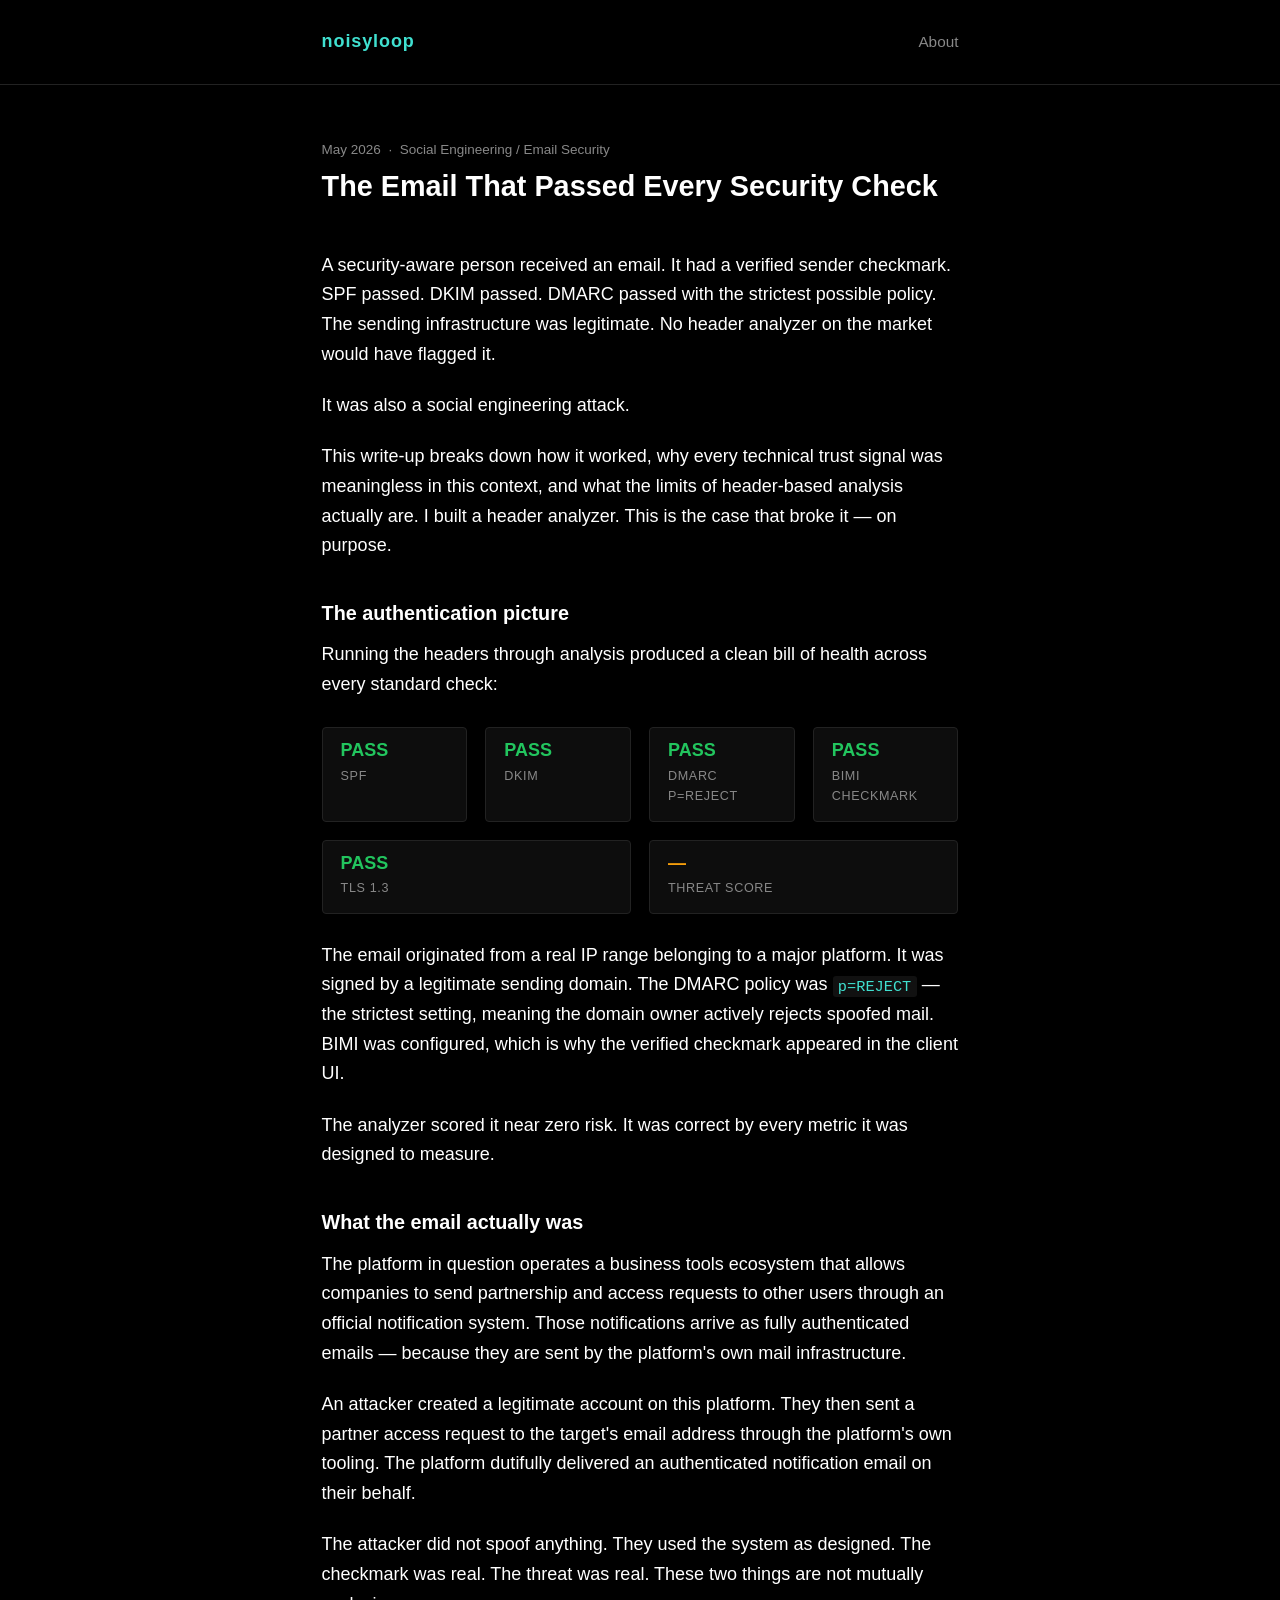
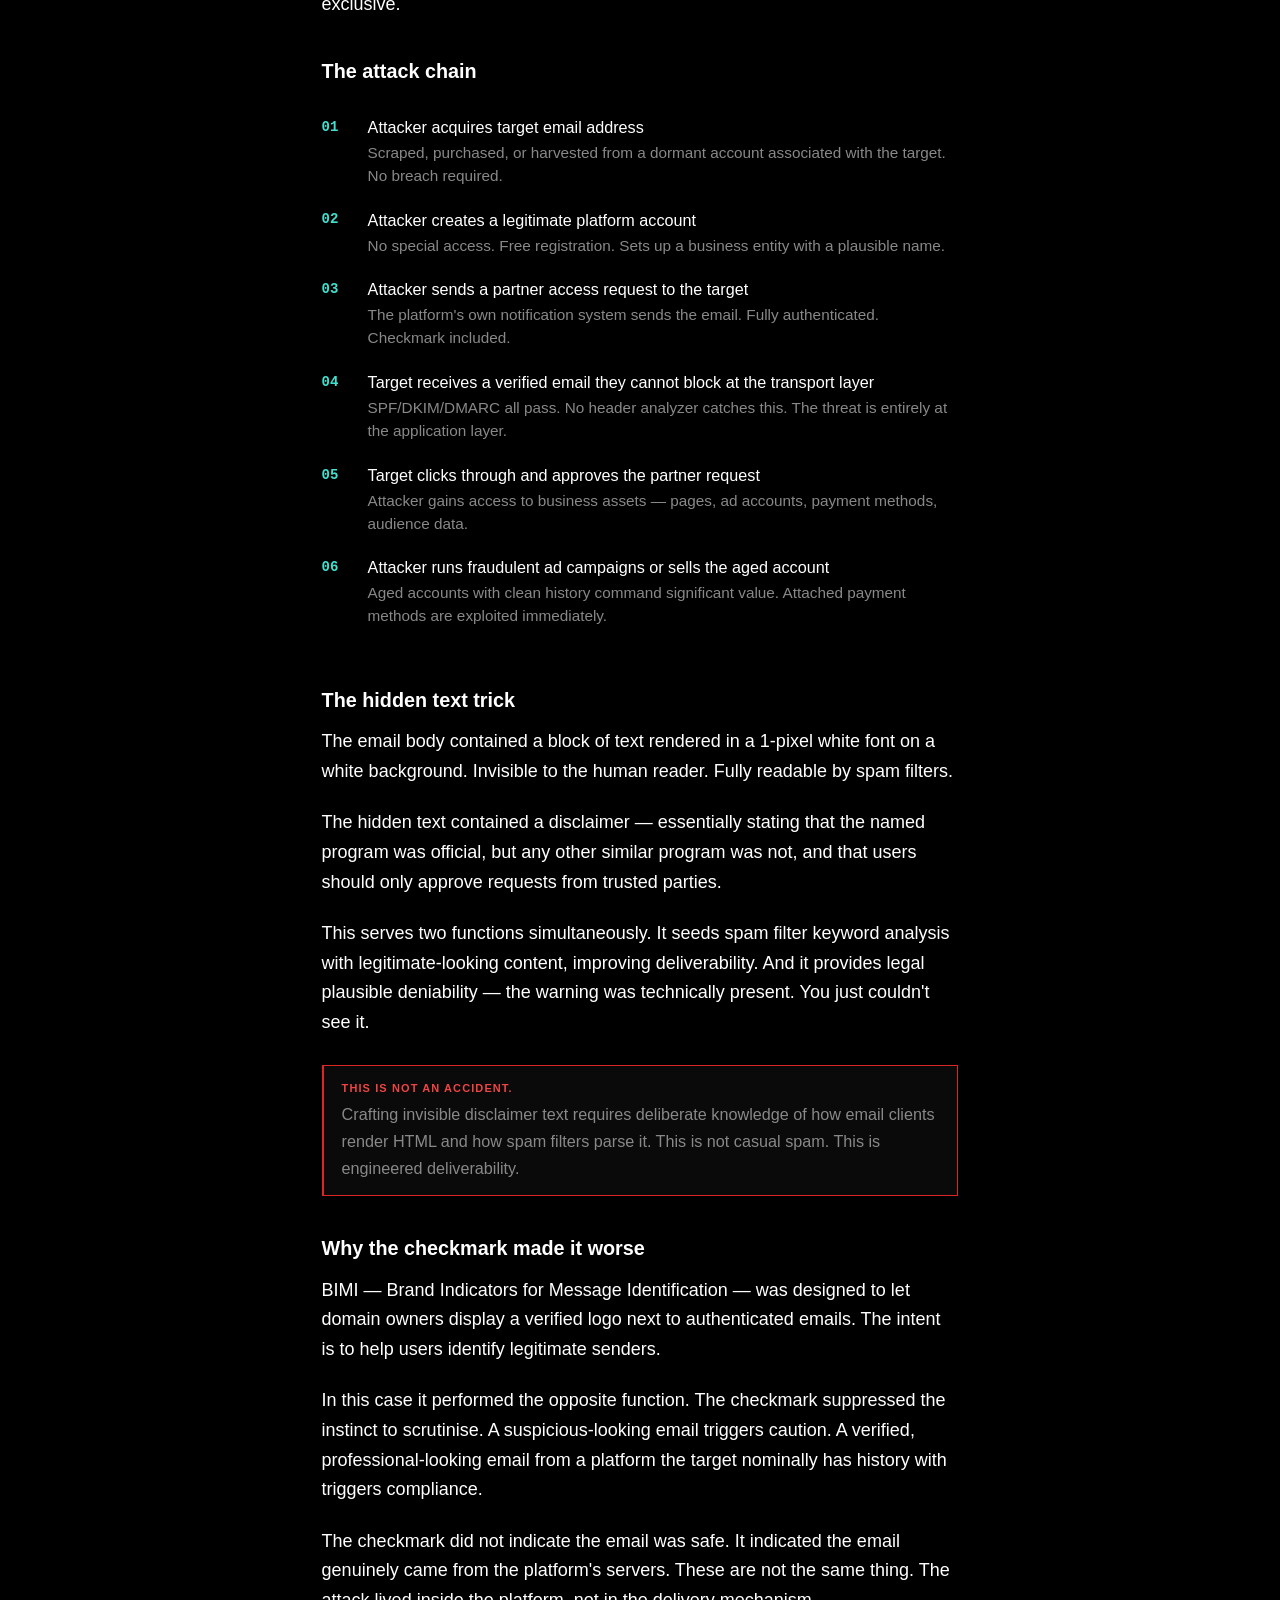
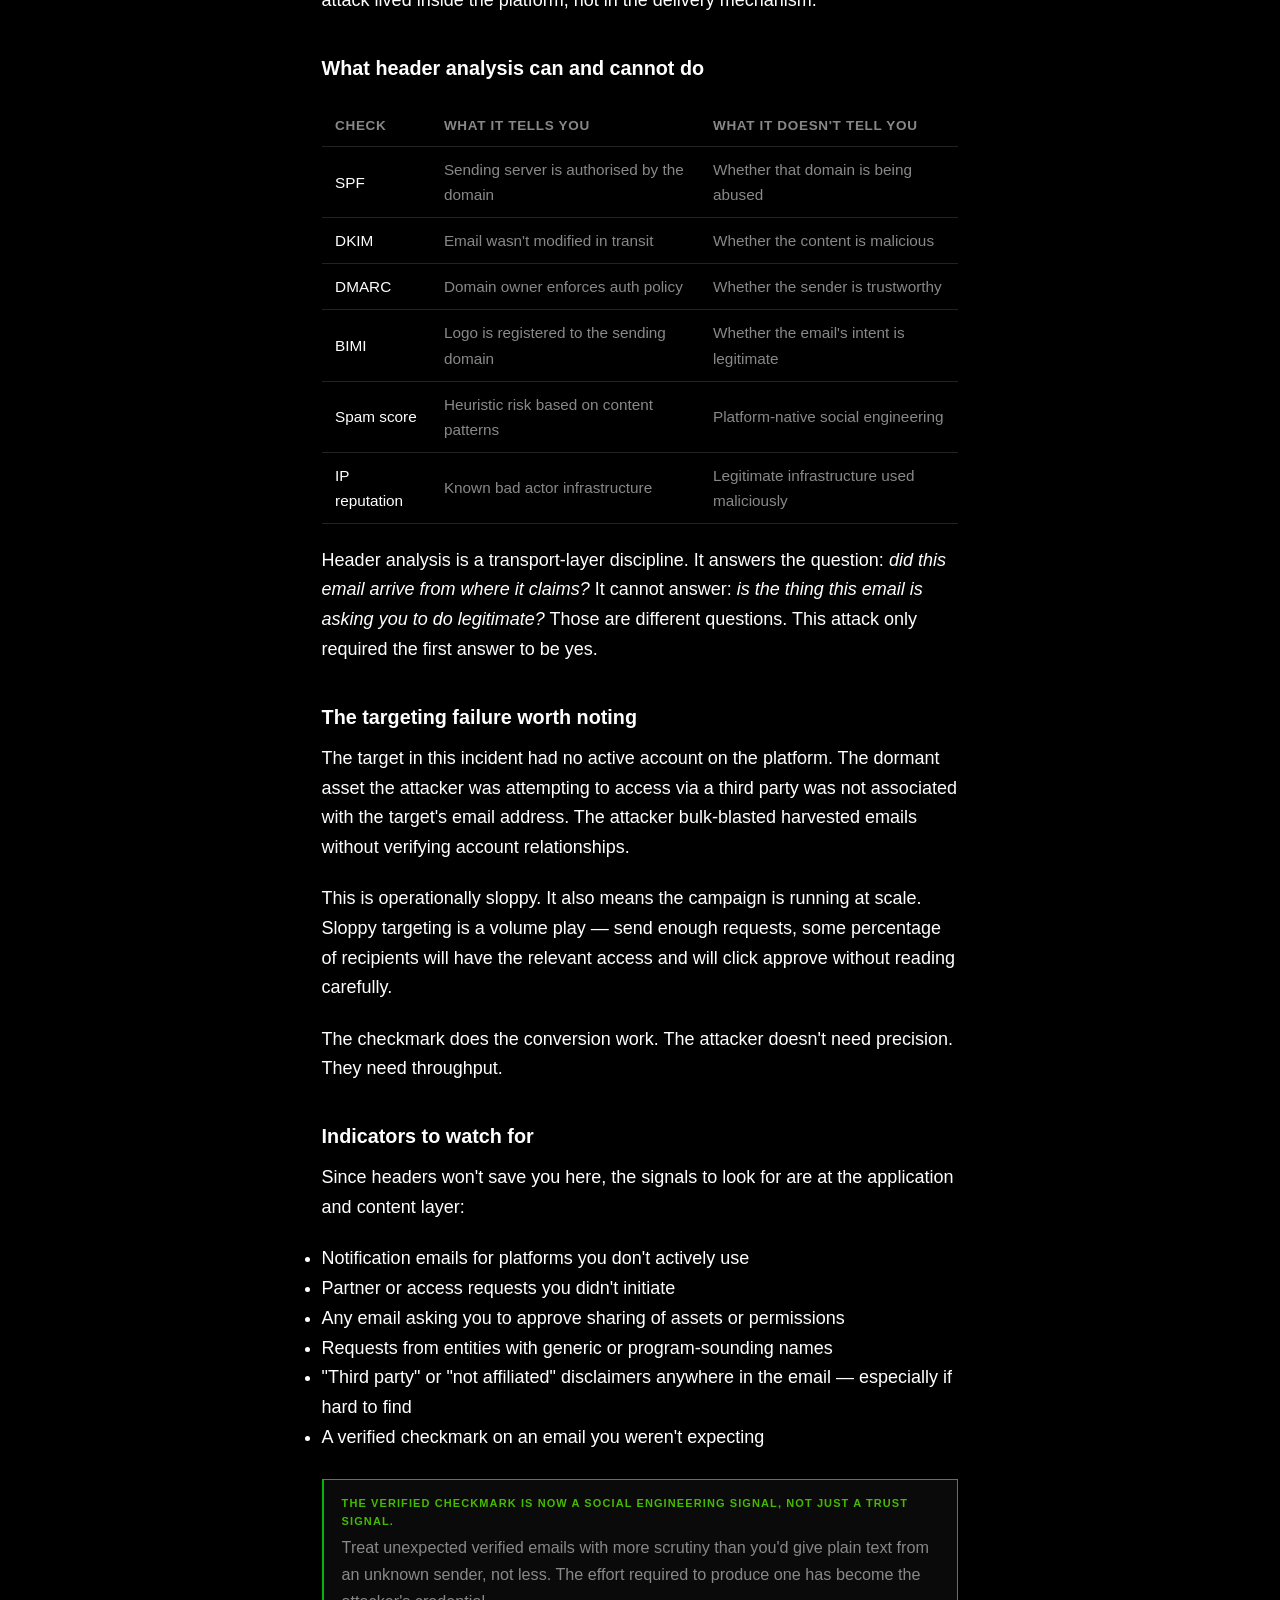
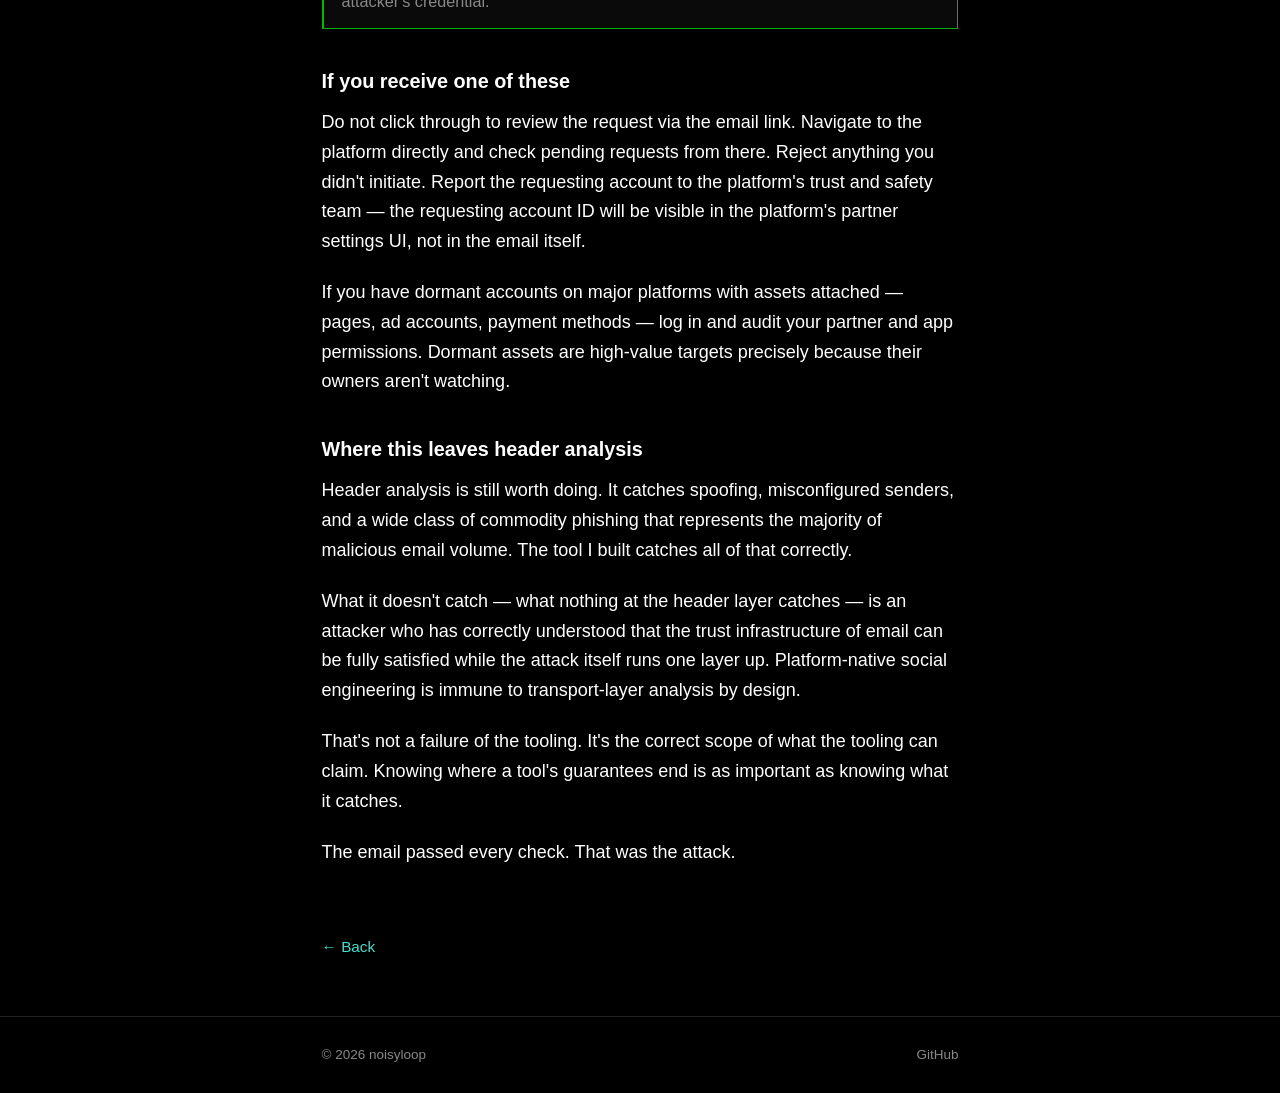
<file: posts/phishing-in-2026.html>
<!DOCTYPE html>
<html lang="en">
<head>
  <meta charset="UTF-8">
  <meta name="viewport" content="width=device-width, initial-scale=1.0">
  <title>The Email That Passed Every Security Check | noisyloop</title>
  <meta name="description" content="A fully authenticated email with a verified checkmark was also a social engineering attack. Header analysis caught nothing. Here's why that's the real problem.">
  <meta name="author" content="Noisy Loop">
  <link rel="canonical" href="https://noisyloop.github.io/posts/platform-native-phishing.html">
  <meta property="og:title" content="The Email That Passed Every Security Check">
  <meta property="og:description" content="SPF pass. DKIM pass. DMARC pass. Verified checkmark. Still a social engineering attack. Here's the breakdown.">
  <meta property="og:type" content="article">
  <link rel="stylesheet" href="../assets/css/style.css">
  <style>
    .post-body pre {
      background: #111;
      border: 1px solid var(--border);
      border-radius: 4px;
      padding: 1rem 1.1rem;
      overflow-x: auto;
      margin: 1.2rem 0;
      font-size: 0.82rem;
      line-height: 1.6;
      font-family: "SFMono-Regular", Consolas, "Liberation Mono", Menlo, monospace;
      color: #ccc;
    }
    .post-body pre code {
      background: none;
      padding: 0;
      font-size: inherit;
      color: inherit;
      border-radius: 0;
    }
    .post-body code { color: var(--link); }
    .post-body pre .cm { color: #555; }

    .callout {
      border-left: 2px solid var(--link);
      padding: 0.75rem 1rem;
      background: #0a0a0a;
      margin: 1.5rem 0;
      font-size: 0.9rem;
      color: var(--muted);
    }
    .callout strong { color: var(--text); font-weight: 600; }
    .callout.warn { border-color: #04b407; }
    .callout.warn strong { color: #46ba02; }
    .callout.red { border-color: #dc2626; }
    .callout.red strong { color: #ef4444; }

    .verdict-row {
      display: flex;
      gap: 1rem;
      flex-wrap: wrap;
      margin: 1.5rem 0;
    }
    .verdict {
      background: #0d0d0d;
      border: 1px solid var(--border);
      border-radius: 4px;
      padding: 0.75rem 1rem;
      flex: 1;
      min-width: 140px;
    }
    .verdict-val {
      font-size: 1rem;
      font-weight: 700;
      line-height: 1;
    }
    .verdict-lbl {
      font-size: 0.7rem;
      color: var(--muted);
      margin-top: 0.35rem;
      text-transform: uppercase;
      letter-spacing: 0.05em;
    }
    .pass { color: #22c55e; }
    .fail { color: #dc2626; }
    .warn-col { color: #f59e0b; }

    .attack-chain {
      margin: 1.5rem 0;
      display: flex;
      flex-direction: column;
      gap: 0;
    }
    .ac {
      display: flex;
      gap: 1rem;
      padding-bottom: 1.1rem;
      font-size: 0.9rem;
      align-items: flex-start;
    }
    .ac-num {
      color: var(--link);
      min-width: 28px;
      font-size: 0.78rem;
      font-weight: 700;
      padding-top: 0.05rem;
      flex-shrink: 0;
      font-family: "SFMono-Regular", Consolas, monospace;
    }
    .ac-body { color: var(--text); line-height: 1.5; }
    .ac-body span { color: var(--muted); font-size: 0.85rem; display: block; margin-top: 0.15rem; }

    .post-body table {
      width: 100%;
      border-collapse: collapse;
      font-size: 0.85rem;
      margin: 1.2rem 0;
    }
    .post-body th {
      text-align: left;
      padding: 0.5rem 0.75rem;
      border-bottom: 1px solid var(--border);
      color: var(--muted);
      font-weight: 600;
      font-size: 0.75rem;
      text-transform: uppercase;
      letter-spacing: 0.05em;
    }
    .post-body td {
      padding: 0.55rem 0.75rem;
      border-bottom: 1px solid var(--border);
      color: var(--muted);
    }
    .post-body td:first-child { color: var(--text); }

    @media (max-width: 600px) {
      .verdict-row { flex-direction: column; }
    }
  </style>
</head>
<body>

<header>
  <div class="wrap">
    <span class="site-name"><a href="../index.html" style="color:var(--link);text-decoration:none;">noisyloop</a></span>
    <nav>
      <a href="../about.html">About</a>
    </nav>
  </div>
</header>

<main>
  <div class="wrap">

    <div class="post-header">
      <p class="post-meta">May 2026 &nbsp;·&nbsp; Social Engineering / Email Security</p>
      <h1>The Email That Passed Every Security Check</h1>
    </div>

    <div class="post-body">

      <p>
        A security-aware person received an email. It had a verified sender checkmark.
        SPF passed. DKIM passed. DMARC passed with the strictest possible policy.
        The sending infrastructure was legitimate. No header analyzer on the market
        would have flagged it.
      </p>
      <p>
        It was also a social engineering attack.
      </p>
      <p>
        This write-up breaks down how it worked, why every technical trust signal
        was meaningless in this context, and what the limits of header-based
        analysis actually are. I built a header analyzer. This is the case that
        broke it — on purpose.
      </p>

      <h2>The authentication picture</h2>
      <p>
        Running the headers through analysis produced a clean bill of health across
        every standard check:
      </p>

      <div class="verdict-row">
        <div class="verdict"><div class="verdict-val pass">PASS</div><div class="verdict-lbl">SPF</div></div>
        <div class="verdict"><div class="verdict-val pass">PASS</div><div class="verdict-lbl">DKIM</div></div>
        <div class="verdict"><div class="verdict-val pass">PASS</div><div class="verdict-lbl">DMARC p=REJECT</div></div>
        <div class="verdict"><div class="verdict-val pass">PASS</div><div class="verdict-lbl">BIMI Checkmark</div></div>
        <div class="verdict"><div class="verdict-val pass">PASS</div><div class="verdict-lbl">TLS 1.3</div></div>
        <div class="verdict"><div class="verdict-val warn-col">—</div><div class="verdict-lbl">Threat Score</div></div>
      </div>

      <p>
        The email originated from a real IP range belonging to a major platform.
        It was signed by a legitimate sending domain. The DMARC policy was
        <code>p=REJECT</code> — the strictest setting, meaning the domain owner
        actively rejects spoofed mail. BIMI was configured, which is why
        the verified checkmark appeared in the client UI.
      </p>
      <p>
        The analyzer scored it near zero risk. It was correct by every metric
        it was designed to measure.
      </p>

      <h2>What the email actually was</h2>
      <p>
        The platform in question operates a business tools ecosystem that allows
        companies to send partnership and access requests to other users through
        an official notification system. Those notifications arrive as
        fully authenticated emails — because they are sent by the platform's
        own mail infrastructure.
      </p>
      <p>
        An attacker created a legitimate account on this platform. They then
        sent a partner access request to the target's email address through
        the platform's own tooling. The platform dutifully delivered an
        authenticated notification email on their behalf.
      </p>
      <p>
        The attacker did not spoof anything. They used the system as designed.
        The checkmark was real. The threat was real. These two things are not
        mutually exclusive.
      </p>

      <h2>The attack chain</h2>

      <div class="attack-chain">
        <div class="ac">
          <div class="ac-num">01</div>
          <div class="ac-body">
            Attacker acquires target email address
            <span>Scraped, purchased, or harvested from a dormant account associated with the target. No breach required.</span>
          </div>
        </div>
        <div class="ac">
          <div class="ac-num">02</div>
          <div class="ac-body">
            Attacker creates a legitimate platform account
            <span>No special access. Free registration. Sets up a business entity with a plausible name.</span>
          </div>
        </div>
        <div class="ac">
          <div class="ac-num">03</div>
          <div class="ac-body">
            Attacker sends a partner access request to the target
            <span>The platform's own notification system sends the email. Fully authenticated. Checkmark included.</span>
          </div>
        </div>
        <div class="ac">
          <div class="ac-num">04</div>
          <div class="ac-body">
            Target receives a verified email they cannot block at the transport layer
            <span>SPF/DKIM/DMARC all pass. No header analyzer catches this. The threat is entirely at the application layer.</span>
          </div>
        </div>
        <div class="ac">
          <div class="ac-num">05</div>
          <div class="ac-body">
            Target clicks through and approves the partner request
            <span>Attacker gains access to business assets — pages, ad accounts, payment methods, audience data.</span>
          </div>
        </div>
        <div class="ac">
          <div class="ac-num">06</div>
          <div class="ac-body">
            Attacker runs fraudulent ad campaigns or sells the aged account
            <span>Aged accounts with clean history command significant value. Attached payment methods are exploited immediately.</span>
          </div>
        </div>
      </div>

      <h2>The hidden text trick</h2>
      <p>
        The email body contained a block of text rendered in a 1-pixel white
        font on a white background. Invisible to the human reader. Fully
        readable by spam filters.
      </p>
      <p>
        The hidden text contained a disclaimer — essentially stating that
        the named program was official, but any other similar program was not,
        and that users should only approve requests from trusted parties.
      </p>
      <p>
        This serves two functions simultaneously. It seeds spam filter
        keyword analysis with legitimate-looking content, improving
        deliverability. And it provides legal plausible deniability —
        the warning was technically present. You just couldn't see it.
      </p>

      <div class="callout red">
        <strong>This is not an accident.</strong> Crafting invisible disclaimer
        text requires deliberate knowledge of how email clients render HTML
        and how spam filters parse it. This is not casual spam. This is
        engineered deliverability.
      </div>

      <h2>Why the checkmark made it worse</h2>
      <p>
        BIMI — Brand Indicators for Message Identification — was designed
        to let domain owners display a verified logo next to authenticated
        emails. The intent is to help users identify legitimate senders.
      </p>
      <p>
        In this case it performed the opposite function. The checkmark
        suppressed the instinct to scrutinise. A suspicious-looking email
        triggers caution. A verified, professional-looking email from a
        platform the target nominally has history with triggers compliance.
      </p>
      <p>
        The checkmark did not indicate the email was safe. It indicated
        the email genuinely came from the platform's servers. These are
        not the same thing. The attack lived inside the platform,
        not in the delivery mechanism.
      </p>

      <h2>What header analysis can and cannot do</h2>

      <table>
        <thead>
          <tr>
            <th>Check</th>
            <th>What it tells you</th>
            <th>What it doesn't tell you</th>
          </tr>
        </thead>
        <tbody>
          <tr>
            <td>SPF</td>
            <td>Sending server is authorised by the domain</td>
            <td>Whether that domain is being abused</td>
          </tr>
          <tr>
            <td>DKIM</td>
            <td>Email wasn't modified in transit</td>
            <td>Whether the content is malicious</td>
          </tr>
          <tr>
            <td>DMARC</td>
            <td>Domain owner enforces auth policy</td>
            <td>Whether the sender is trustworthy</td>
          </tr>
          <tr>
            <td>BIMI</td>
            <td>Logo is registered to the sending domain</td>
            <td>Whether the email's intent is legitimate</td>
          </tr>
          <tr>
            <td>Spam score</td>
            <td>Heuristic risk based on content patterns</td>
            <td>Platform-native social engineering</td>
          </tr>
          <tr>
            <td>IP reputation</td>
            <td>Known bad actor infrastructure</td>
            <td>Legitimate infrastructure used maliciously</td>
          </tr>
        </tbody>
      </table>

      <p>
        Header analysis is a transport-layer discipline. It answers the question:
        <em>did this email arrive from where it claims?</em> It cannot answer:
        <em>is the thing this email is asking you to do legitimate?</em>
        Those are different questions. This attack only required the first
        answer to be yes.
      </p>

      <h2>The targeting failure worth noting</h2>
      <p>
        The target in this incident had no active account on the platform.
        The dormant asset the attacker was attempting to access via a third
        party was not associated with the target's email address. The attacker
        bulk-blasted harvested emails without verifying account relationships.
      </p>
      <p>
        This is operationally sloppy. It also means the campaign is running
        at scale. Sloppy targeting is a volume play — send enough requests,
        some percentage of recipients will have the relevant access and
        will click approve without reading carefully.
      </p>
      <p>
        The checkmark does the conversion work. The attacker doesn't need
        precision. They need throughput.
      </p>

      <h2>Indicators to watch for</h2>
      <p>
        Since headers won't save you here, the signals to look for are
        at the application and content layer:
      </p>

      <ul>
        <li>Notification emails for platforms you don't actively use</li>
        <li>Partner or access requests you didn't initiate</li>
        <li>Any email asking you to approve sharing of assets or permissions</li>
        <li>Requests from entities with generic or program-sounding names</li>
        <li>"Third party" or "not affiliated" disclaimers anywhere in the email — especially if hard to find</li>
        <li>A verified checkmark on an email you weren't expecting</li>
      </ul>

      <div class="callout warn">
        <strong>The verified checkmark is now a social engineering signal,
        not just a trust signal.</strong> Treat unexpected verified emails
        with more scrutiny than you'd give plain text from an unknown sender,
        not less. The effort required to produce one has become the attacker's
        credential.
      </div>

      <h2>If you receive one of these</h2>
      <p>
        Do not click through to review the request via the email link.
        Navigate to the platform directly and check pending requests
        from there. Reject anything you didn't initiate. Report the
        requesting account to the platform's trust and safety team —
        the requesting account ID will be visible in the platform's
        partner settings UI, not in the email itself.
      </p>
      <p>
        If you have dormant accounts on major platforms with assets
        attached — pages, ad accounts, payment methods — log in and
        audit your partner and app permissions. Dormant assets are
        high-value targets precisely because their owners aren't watching.
      </p>

      <h2>Where this leaves header analysis</h2>
      <p>
        Header analysis is still worth doing. It catches spoofing,
        misconfigured senders, and a wide class of commodity phishing
        that represents the majority of malicious email volume.
        The tool I built catches all of that correctly.
      </p>
      <p>
        What it doesn't catch — what nothing at the header layer catches —
        is an attacker who has correctly understood that the trust
        infrastructure of email can be fully satisfied while the attack
        itself runs one layer up. Platform-native social engineering
        is immune to transport-layer analysis by design.
      </p>
      <p>
        That's not a failure of the tooling. It's the correct scope of
        what the tooling can claim. Knowing where a tool's guarantees end
        is as important as knowing what it catches.
      </p>
      <p>
        The email passed every check. That was the attack.
      </p>

      <a href="../index.html" class="back">&larr; Back</a>

    </div>
  </div>
</main>

<footer>
  <div class="wrap">
    <span>&copy; 2026 noisyloop</span>
    <span><a href="https://github.com/noisyloop" target="_blank">GitHub</a></span>
  </div>
</footer>

</body>
</html>
</file>
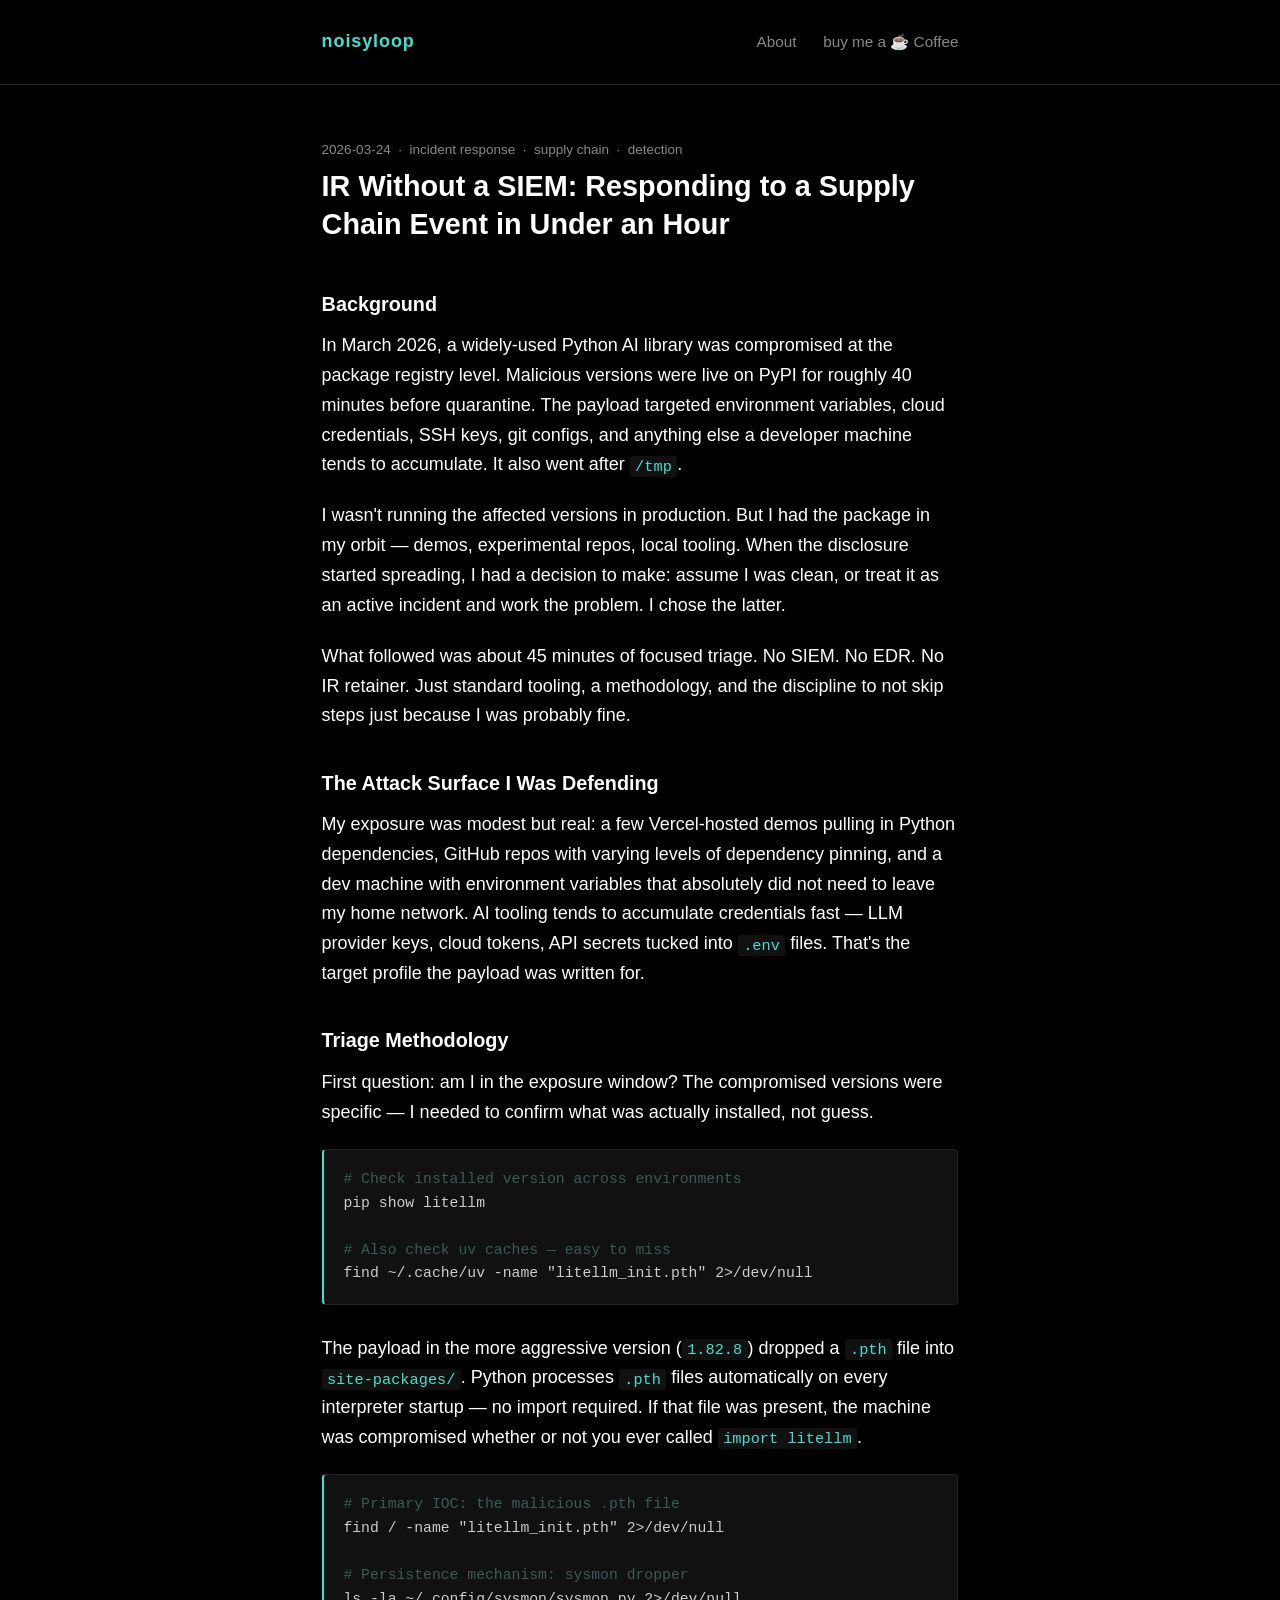
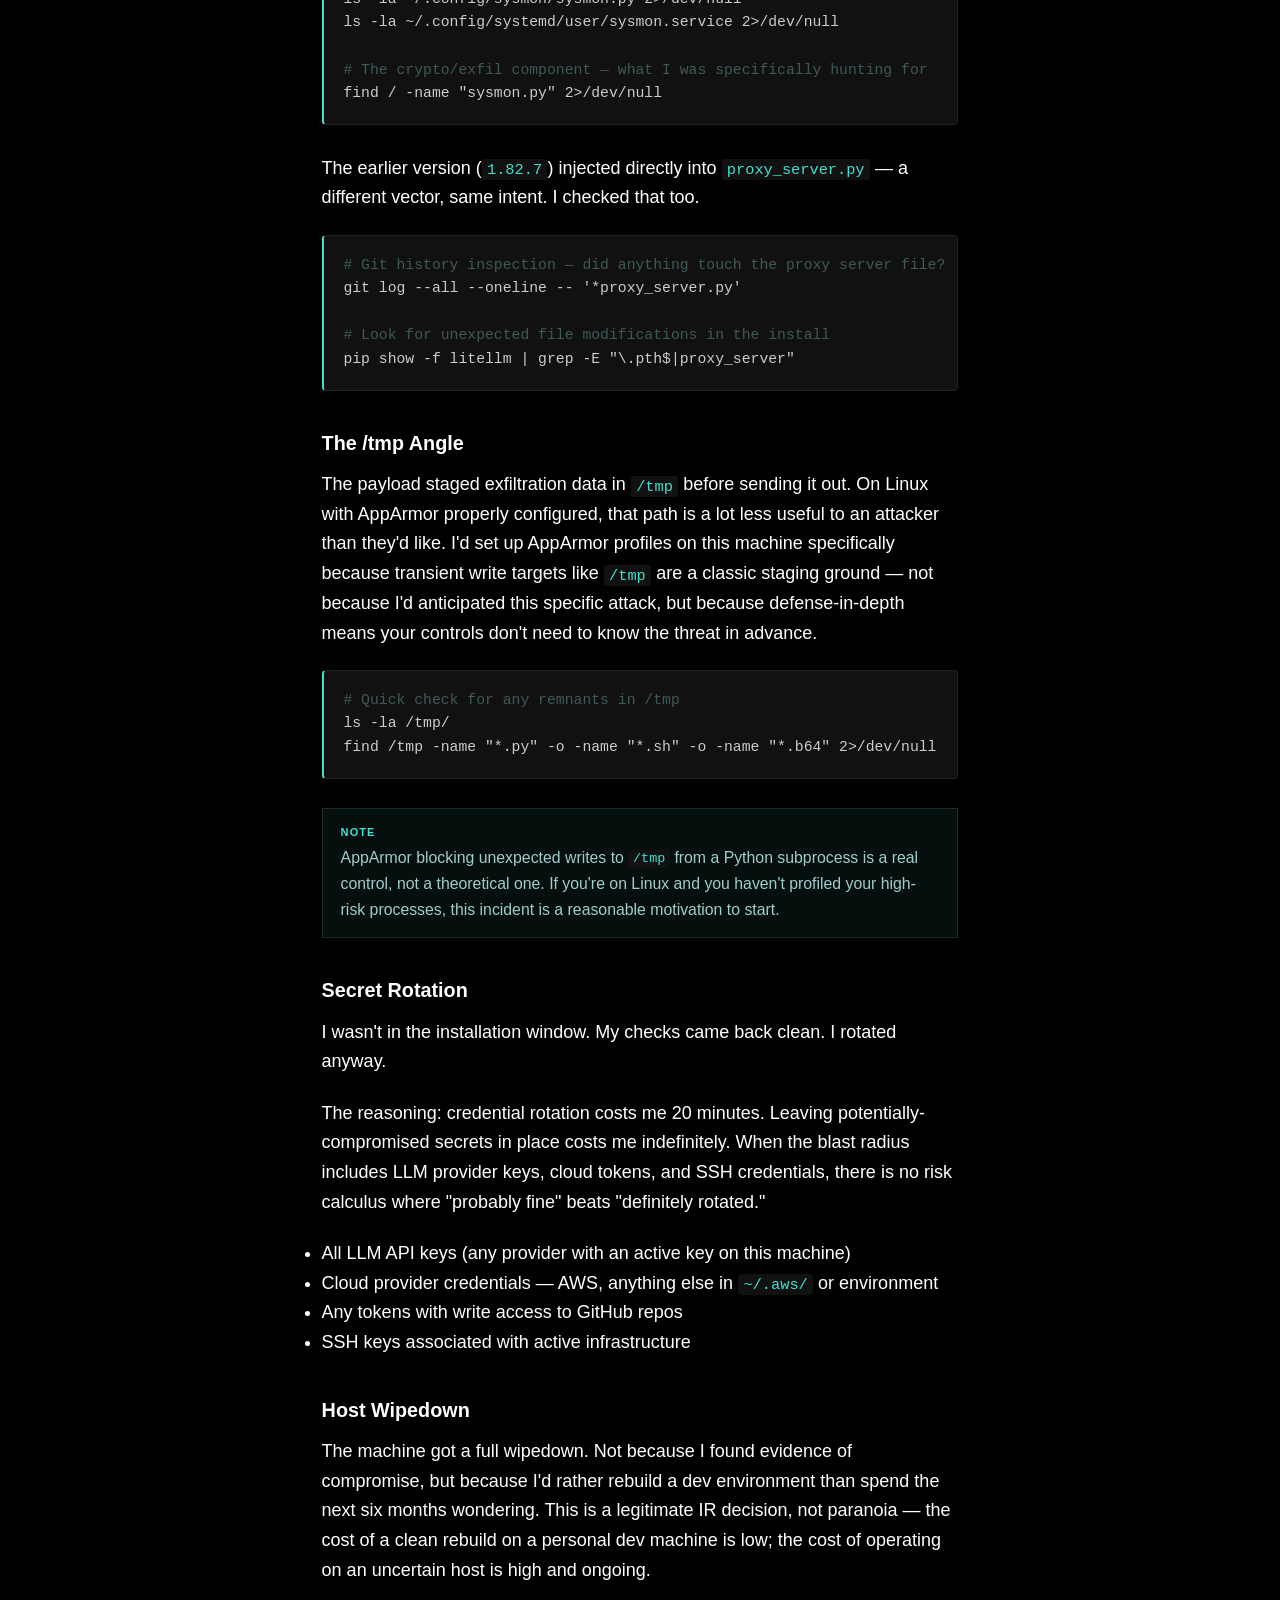
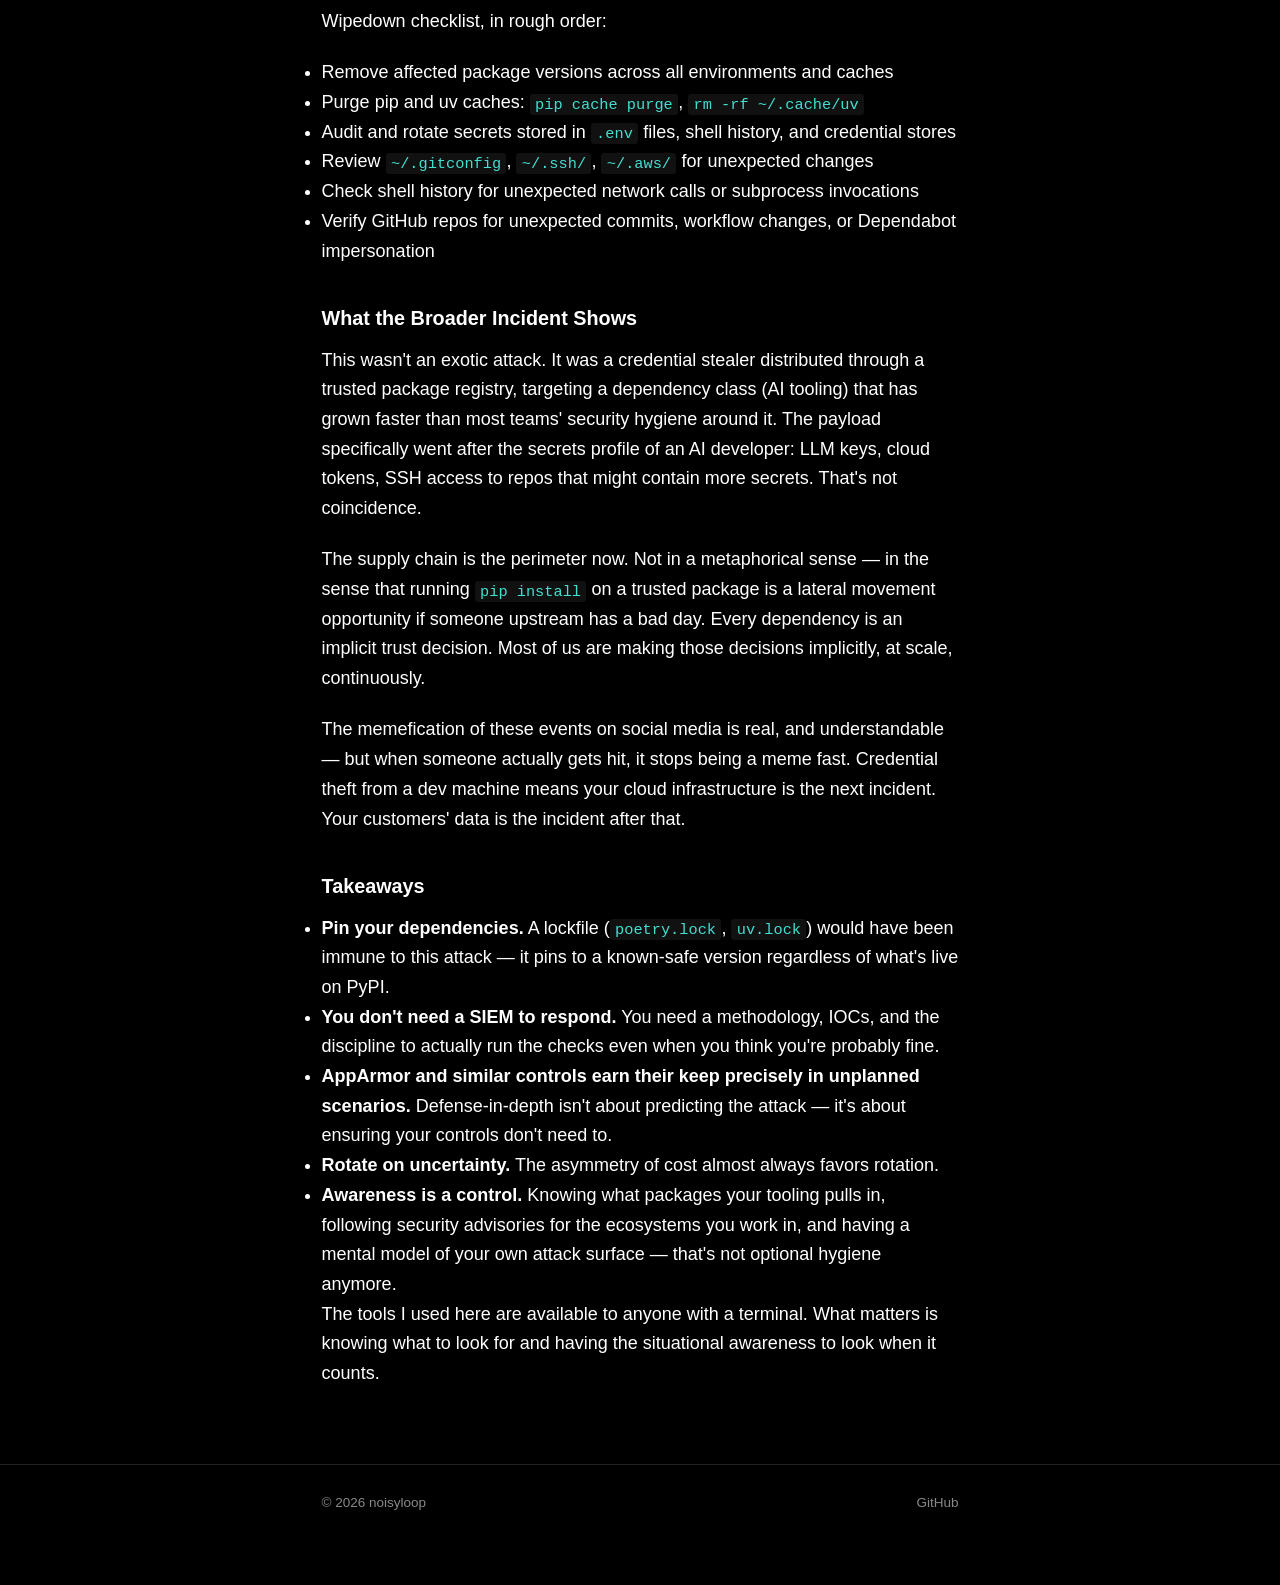
<file: posts/supply-chain-ir.html>
<!DOCTYPE html>
<html lang="en">
<head>
  <meta charset="UTF-8">
  <meta name="viewport" content="width=device-width, initial-scale=1.0">
  <title>IR Without a SIEM: Responding to a Supply Chain Event in Under an Hour | noisyloop</title>
  <link rel="stylesheet" href="../assets/css/style.css">
</head>
<body>

<header>
  <div class="wrap">
    <span class="site-name"><a href="../index.html" style="color:var(--link);text-decoration:none;">noisyloop</a></span>
    <nav>
      <a href="../about.html">About</a>
      <a href="https://buymeacoffee.com/noisyloops" target="_blank" rel="noopener">buy me a &#9749; Coffee</a>
    </nav>
  </div>
</header>

<main>
  <div class="wrap">

    <div class="post-header">
      <p class="post-meta">2026-03-24 &nbsp;·&nbsp; incident response &nbsp;·&nbsp; supply chain &nbsp;·&nbsp; detection</p>
      <h1>IR Without a SIEM: Responding to a Supply Chain Event in Under an Hour</h1>
    </div>

    <div class="post-body">

<h2>Background</h2>

<p>
  In March 2026, a widely-used Python AI library was compromised at the package registry level.
  Malicious versions were live on PyPI for roughly 40 minutes before quarantine. The payload
  targeted environment variables, cloud credentials, SSH keys, git configs, and anything else
  a developer machine tends to accumulate. It also went after <code>/tmp</code>.
</p>

<p>
  I wasn't running the affected versions in production. But I had the package in my orbit —
  demos, experimental repos, local tooling. When the disclosure started spreading, I had a
  decision to make: assume I was clean, or treat it as an active incident and work the problem.
  I chose the latter.
</p>

<p>
  What followed was about 45 minutes of focused triage. No SIEM. No EDR. No IR retainer.
  Just standard tooling, a methodology, and the discipline to not skip steps just because
  I was probably fine.
</p>

<h2>The Attack Surface I Was Defending</h2>

<p>
  My exposure was modest but real: a few Vercel-hosted demos pulling in Python dependencies,
  GitHub repos with varying levels of dependency pinning, and a dev machine with
  environment variables that absolutely did not need to leave my home network.
  AI tooling tends to accumulate credentials fast — LLM provider keys, cloud tokens,
  API secrets tucked into <code>.env</code> files. That's the target profile the payload was written for.
</p>

<h2>Triage Methodology</h2>

<p>First question: am I in the exposure window? The compromised versions were specific — I needed to confirm what was actually installed, not guess.</p>

<pre><code><span class="comment"># Check installed version across environments</span>
pip show litellm

<span class="comment"># Also check uv caches — easy to miss</span>
find ~/.cache/uv -name "litellm_init.pth" 2&gt;/dev/null</code></pre>

<p>
  The payload in the more aggressive version (<code>1.82.8</code>) dropped a <code>.pth</code> file into
  <code>site-packages/</code>. Python processes <code>.pth</code> files automatically on every interpreter
  startup — no import required. If that file was present, the machine was compromised
  whether or not you ever called <code>import litellm</code>.
</p>

<pre><code><span class="comment"># Primary IOC: the malicious .pth file</span>
find / -name "litellm_init.pth" 2&gt;/dev/null

<span class="comment"># Persistence mechanism: sysmon dropper</span>
ls -la ~/.config/sysmon/sysmon.py 2&gt;/dev/null
ls -la ~/.config/systemd/user/sysmon.service 2&gt;/dev/null

<span class="comment"># The crypto/exfil component — what I was specifically hunting for</span>
find / -name "sysmon.py" 2&gt;/dev/null</code></pre>

<p>
  The earlier version (<code>1.82.7</code>) injected directly into <code>proxy_server.py</code> — a different
  vector, same intent. I checked that too.
</p>

<pre><code><span class="comment"># Git history inspection — did anything touch the proxy server file?</span>
git log --all --oneline -- '*proxy_server.py'

<span class="comment"># Look for unexpected file modifications in the install</span>
pip show -f litellm | grep -E "\.pth$|proxy_server"</code></pre>

<h2>The /tmp Angle</h2>

<p>
  The payload staged exfiltration data in <code>/tmp</code> before sending it out. On Linux with AppArmor
  properly configured, that path is a lot less useful to an attacker than they'd like.
  I'd set up AppArmor profiles on this machine specifically because transient write targets
  like <code>/tmp</code> are a classic staging ground — not because I'd anticipated this specific attack,
  but because defense-in-depth means your controls don't need to know the threat in advance.
</p>

<pre><code><span class="comment"># Quick check for any remnants in /tmp</span>
ls -la /tmp/
find /tmp -name "*.py" -o -name "*.sh" -o -name "*.b64" 2&gt;/dev/null</code></pre>

<div class="callout">
  <strong>Note</strong>
  AppArmor blocking unexpected writes to <code>/tmp</code> from a Python subprocess is a real control,
  not a theoretical one. If you're on Linux and you haven't profiled your high-risk processes,
  this incident is a reasonable motivation to start.
</div>

<h2>Secret Rotation</h2>

<p>
  I wasn't in the installation window. My checks came back clean. I rotated anyway.
</p>

<p>
  The reasoning: credential rotation costs me 20 minutes. Leaving potentially-compromised
  secrets in place costs me indefinitely. When the blast radius includes LLM provider keys,
  cloud tokens, and SSH credentials, there is no risk calculus where "probably fine" beats
  "definitely rotated."
</p>

<ul>
  <li>All LLM API keys (any provider with an active key on this machine)</li>
  <li>Cloud provider credentials — AWS, anything else in <code>~/.aws/</code> or environment</li>
  <li>Any tokens with write access to GitHub repos</li>
  <li>SSH keys associated with active infrastructure</li>
</ul>

<h2>Host Wipedown</h2>

<p>
  The machine got a full wipedown. Not because I found evidence of compromise, but because
  I'd rather rebuild a dev environment than spend the next six months wondering.
  This is a legitimate IR decision, not paranoia — the cost of a clean rebuild on a personal
  dev machine is low; the cost of operating on an uncertain host is high and ongoing.
</p>

<p>
  Wipedown checklist, in rough order:
</p>

<ul>
  <li>Remove affected package versions across all environments and caches</li>
  <li>Purge pip and uv caches: <code>pip cache purge</code>, <code>rm -rf ~/.cache/uv</code></li>
  <li>Audit and rotate secrets stored in <code>.env</code> files, shell history, and credential stores</li>
  <li>Review <code>~/.gitconfig</code>, <code>~/.ssh/</code>, <code>~/.aws/</code> for unexpected changes</li>
  <li>Check shell history for unexpected network calls or subprocess invocations</li>
  <li>Verify GitHub repos for unexpected commits, workflow changes, or Dependabot impersonation</li>
</ul>

<h2>What the Broader Incident Shows</h2>

<p>
  This wasn't an exotic attack. It was a credential stealer distributed through a trusted
  package registry, targeting a dependency class (AI tooling) that has grown faster than
  most teams' security hygiene around it. The payload specifically went after the secrets
  profile of an AI developer: LLM keys, cloud tokens, SSH access to repos that might contain
  more secrets. That's not coincidence.
</p>

<p>
  The supply chain is the perimeter now. Not in a metaphorical sense — in the sense that
  running <code>pip install</code> on a trusted package is a lateral movement opportunity if someone
  upstream has a bad day. Every dependency is an implicit trust decision. Most of us
  are making those decisions implicitly, at scale, continuously.
</p>

<p>
  The memefication of these events on social media is real, and understandable — but when
  someone actually gets hit, it stops being a meme fast. Credential theft from a dev machine
  means your cloud infrastructure is the next incident. Your customers' data is the incident
  after that.
</p>

<h2>Takeaways</h2>

<ul>
  <li><strong>Pin your dependencies.</strong> A lockfile (<code>poetry.lock</code>, <code>uv.lock</code>) would have
      been immune to this attack — it pins to a known-safe version regardless of what's
      live on PyPI.</li>
  <li><strong>You don't need a SIEM to respond.</strong> You need a methodology, IOCs, and the
      discipline to actually run the checks even when you think you're probably fine.</li>
  <li><strong>AppArmor and similar controls earn their keep precisely in unplanned scenarios.</strong>
      Defense-in-depth isn't about predicting the attack — it's about ensuring your controls
      don't need to.</li>
  <li><strong>Rotate on uncertainty.</strong> The asymmetry of cost almost always favors rotation.</li>
  <li><strong>Awareness is a control.</strong> Knowing what packages your tooling pulls in, following
      security advisories for the ecosystems you work in, and having a mental model of your
      own attack surface — that's not optional hygiene anymore.</li>
</ul>

<p>
  The tools I used here are available to anyone with a terminal. What matters is knowing
  what to look for and having the situational awareness to look when it counts.
</p>

    </div>
  </div>
</main>

<footer>
  <div class="wrap">
    <span>&copy; 2026 noisyloop</span>
    <span><a href="https://github.com/noisyloop" target="_blank">GitHub</a></span>
  </div>
</footer>

</body>
</html>
</file>
<file: assets/css/style.css>
:root {
  --bg:      #000000;
  --text:    #ffffff;
  --muted:   #888888;
  --link:    #40e0d0; /* turquoise */
  --border:  #222222;
  --max-w:   680px;
  --font:    -apple-system, BlinkMacSystemFont, "Segoe UI", Helvetica, Arial, sans-serif;
}

/* ── Reset ── */
*, *::before, *::after { box-sizing: border-box; margin: 0; padding: 0; }
html { font-size: 18px; }
body {
  background: var(--bg);
  color: var(--text);
  font-family: var(--font);
  line-height: 1.65;
}

/* ── Links ── */
a { color: var(--link); text-decoration: none; }
a:hover { text-decoration: underline; }

/* ── Layout wrapper ── */
.wrap {
  max-width: var(--max-w);
  margin: 0 auto;
  padding: 0 1.2rem;
}

/* ── Header ── */
header {
  border-bottom: 1px solid var(--border);
  padding: 1.5rem 0;
}
header .wrap {
  display: flex;
  justify-content: space-between;
  align-items: center;
}
.site-name {
  font-size: 1rem;
  font-weight: 700;
  letter-spacing: 0.05em;
  color: var(--link);
}
nav a {
  font-size: 0.85rem;
  color: var(--muted);
  margin-left: 1.2rem;
}
nav a:hover { color: var(--text); text-decoration: none; }

/* ── Main content ── */
main { padding: 3rem 0; }

/* ── Post list (index) ── */
.post-list { list-style: none; }
.post-list li {
  border-bottom: 1px solid var(--border);
  padding: 1.8rem 0;
}
.post-list li:first-child { padding-top: 0; }
.post-meta {
  font-size: 0.75rem;
  color: var(--muted);
  margin-bottom: 0.4rem;
}
.post-list h2 {
  font-size: 1.15rem;
  font-weight: 600;
  margin-bottom: 0.4rem;
}
.post-list h2 a { color: var(--link); }
.post-list h2 a:hover { color: var(--text); text-decoration: none; }
.post-excerpt {
  font-size: 0.9rem;
  color: var(--muted);
}

/* ── Post page ── */
.post-header { margin-bottom: 2.5rem; }
.post-header h1 {
  font-size: 1.6rem;
  font-weight: 700;
  line-height: 1.3;
  margin-bottom: 0.6rem;
}
.post-body { font-size: 1rem; }
.post-body p { margin-bottom: 1.2rem; }
.post-body h2 {
  font-size: 1.1rem;
  font-weight: 600;
  margin: 2rem 0 0.6rem;
}
.post-body blockquote {
  border-left: 2px solid var(--link);
  padding-left: 1rem;
  color: var(--muted);
  font-style: italic;
  margin: 1.5rem 0;
}
.post-body code {
  background: #111;
  padding: 0.1em 0.35em;
  border-radius: 3px;
  font-size: 0.85em;
}
.back { display: inline-block; margin-top: 2.5rem; font-size: 0.85rem; }

/* ── About page ── */
.about h1 { font-size: 1.4rem; margin-bottom: 1.5rem; }
.about p { margin-bottom: 1.2rem; color: var(--text); }

/* ── Footer ── */
footer {
  border-top: 1px solid var(--border);
  padding: 1.5rem 0;
}
footer .wrap {
  display: flex;
  justify-content: space-between;
  align-items: center;
  font-size: 0.75rem;
  color: var(--muted);
}
footer a { color: var(--muted); }
footer a:hover { color: var(--link); text-decoration: none; }

/* ── Mobile ── */
@media (max-width: 600px) {
  html { font-size: 16px; }
  .post-header h1 { font-size: 1.3rem; }
  footer .wrap { flex-direction: column; gap: 0.5rem; text-align: center; }
}

/* ── Post: code blocks ── */
.post-body pre {
  background: #111;
  border: 1px solid var(--border);
  border-left: 2px solid var(--link);
  border-radius: 4px;
  padding: 1rem 1.1rem;
  overflow-x: auto;
  margin: 1.2rem 0 1.6rem;
  font-size: 0.82rem;
  line-height: 1.6;
  font-family: "SFMono-Regular", Consolas, "Liberation Mono", Menlo, monospace;
  color: #ccc;
}
.post-body pre code {
  background: none;
  border: none;
  padding: 0;
  font-size: inherit;
  color: inherit;
  border-radius: 0;
}
.post-body code { color: var(--link); }
.post-body pre .comment { color: #3d5a58; }

/* ── Post: callout / note / warning boxes ── */
.callout {
  border: 1px solid #1a2e2c;
  background: #050f0e;
  padding: 14px 18px;
  margin: 24px 0;
  color: #9ecfcc;
  font-size: 0.88rem;
}
.callout strong {
  color: var(--link);
  display: block;
  margin-bottom: 4px;
  font-size: 11px;
  letter-spacing: 0.1em;
  text-transform: uppercase;
}
.callout.warn { border-color: #1e3a0a; }
.callout.warn strong { color: #46ba02; }
.note {
  border-left: 2px solid #1e3a2f;
  padding: 10px 14px;
  margin: 20px 0;
  color: #888;
  font-size: 0.85rem;
  background: #080808;
}
.warning {
  border-left: 2px solid #5c3a00;
  padding: 10px 14px;
  margin: 20px 0;
  color: #888;
  font-size: 0.85rem;
  background: #080808;
}

/* ── Post: horizontal rule ── */
.post-body hr, hr {
  border: none;
  border-top: 1px solid var(--border);
  margin: 40px 0;
}

/* ── Post: meta line ── */
.post-date {
  font-size: 0.75rem;
  color: var(--muted);
  margin-bottom: 1rem;
  letter-spacing: 0.04em;
}
</file>
